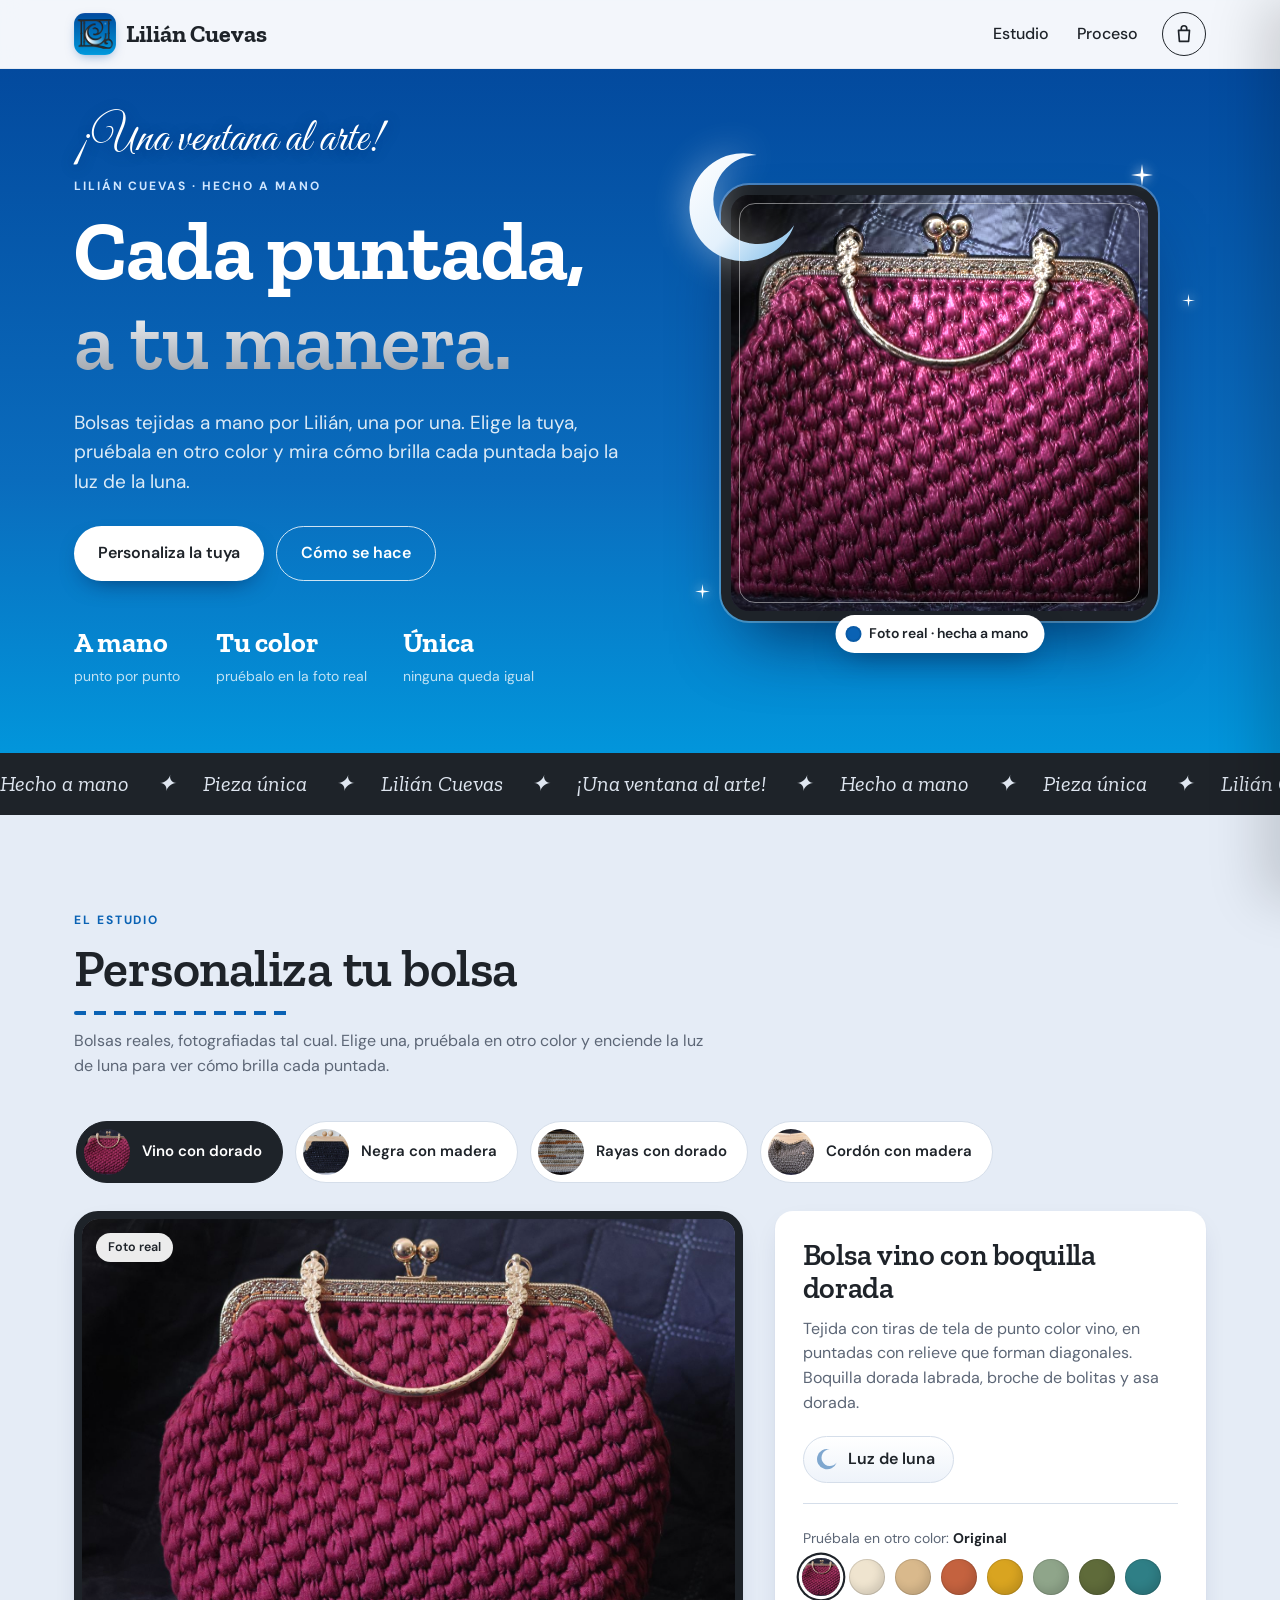
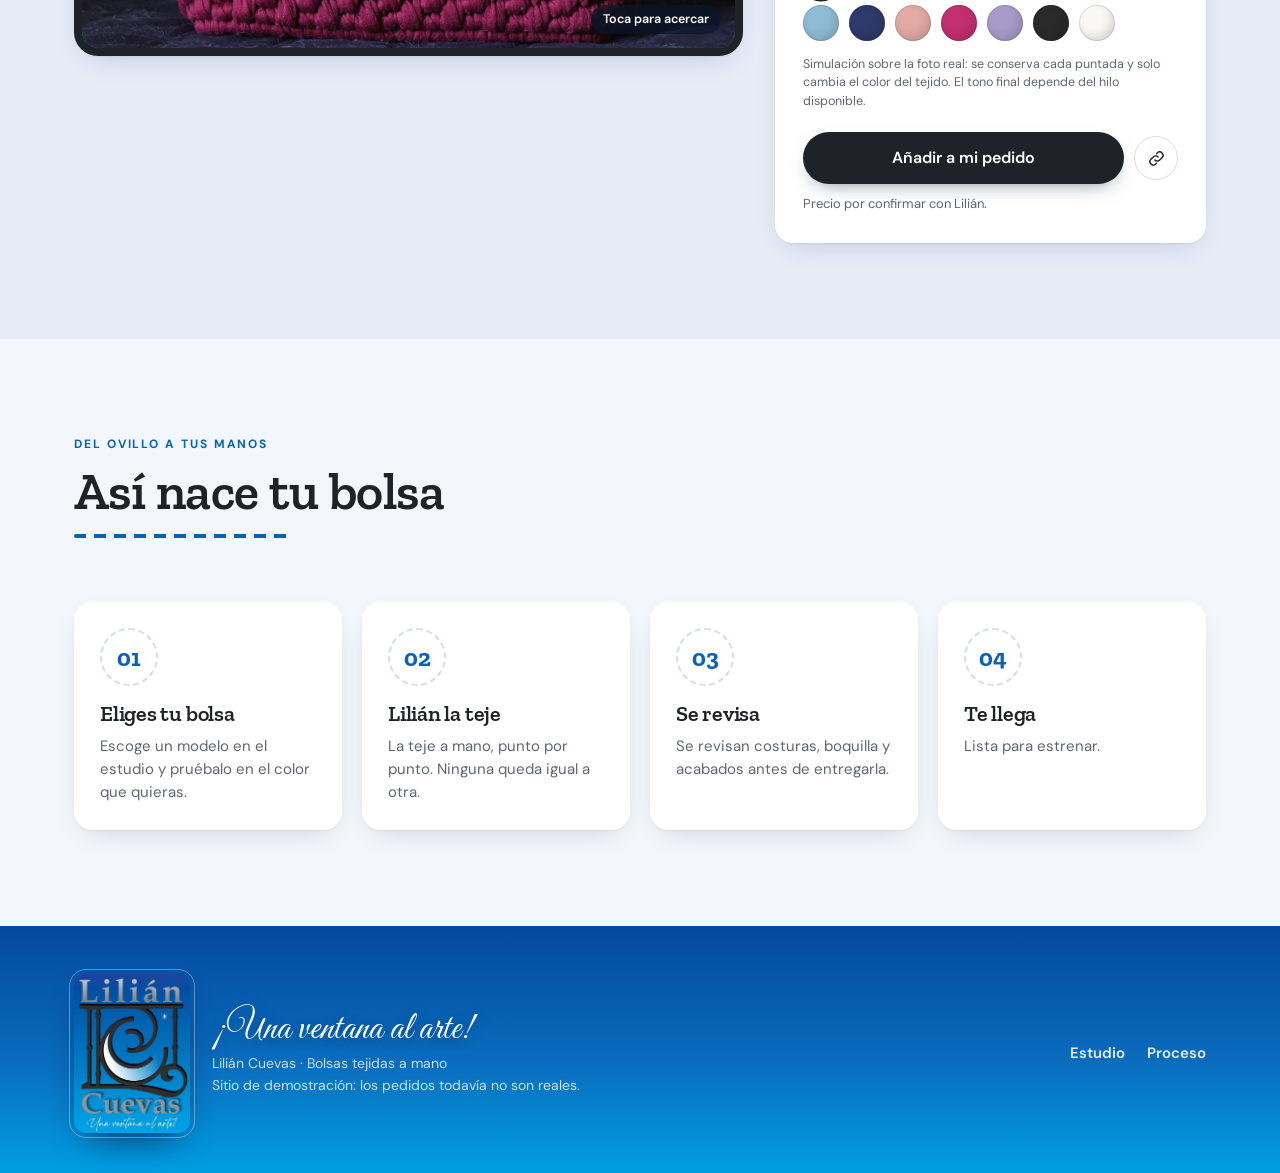
<file: index.html>
<!doctype html>
<html lang="es">
<head>
  <meta charset="utf-8">
  <meta name="viewport" content="width=device-width, initial-scale=1">
  <title>Lilián Cuevas · Bolsas tejidas a mano</title>
  <meta name="description" content="Lilián Cuevas · ¡Una ventana al arte! Bolsas tejidas a mano: mira las bolsas reales, pruébalas en otros colores y mira cómo brilla cada puntada.">
  <link rel="preconnect" href="https://fonts.googleapis.com">
  <link rel="preconnect" href="https://fonts.gstatic.com" crossorigin>
  <link href="https://fonts.googleapis.com/css2?family=Zilla+Slab:ital,wght@0,500;0,600;0,700;1,500&family=Great+Vibes&family=DM+Sans:wght@400;500;600;700&display=swap" rel="stylesheet">
  <link rel="stylesheet" href="styles.css">
  <link rel="manifest" href="manifest.webmanifest">
  <meta name="theme-color" content="#f3f6fb">
  <link rel="icon" href="icons/icon-192.png" type="image/png">
  <link rel="apple-touch-icon" href="icons/apple-touch-icon.png">
  <meta name="apple-mobile-web-app-capable" content="yes">
  <meta name="apple-mobile-web-app-title" content="Lilián Cuevas">
</head>
<body>
  <header class="nav">
    <div class="wrap nav-in">
      <a href="#" class="logo" aria-label="Lilián Cuevas, inicio">
        <img src="icons/mark-96.png" alt="" width="42" height="42">
        <span>Lilián Cuevas</span>
      </a>
      <nav class="links">
        <a href="#estudio">Estudio</a>
        <a href="#proceso">Proceso</a>
      </nav>
      <button class="btn btn-ghost btn-sm install-btn" id="installBtn" hidden>📲 Instalar<span class="long">&nbsp;app</span></button>
      <button class="cart-btn" id="cartOpen" aria-label="Abrir tu pedido">
        <svg viewBox="0 0 24 24" aria-hidden="true"><path d="M6 8h12l-1 12H7L6 8Z" fill="none" stroke="currentColor" stroke-width="1.8" stroke-linejoin="round"/><path d="M9 8V6a3 3 0 0 1 6 0v2" fill="none" stroke="currentColor" stroke-width="1.8"/></svg>
        <span class="cart-count" id="cartCount">0</span>
      </button>
    </div>
  </header>

  <main>
    <!-- PORTADA -->
    <section class="hero">
      <div class="wrap hero-in">
        <div class="hero-copy">
          <p class="tagline">¡Una ventana al arte!</p>
          <p class="eyebrow">Lilián Cuevas · Hecho a mano</p>
          <h1>Cada puntada,<br><em>a tu manera.</em></h1>
          <p class="lead">Bolsas tejidas a mano por Lilián, una por una. Elige la tuya, pruébala en otro color y mira cómo brilla cada puntada bajo la luz de la luna.</p>
          <div class="hero-cta">
            <a href="#estudio" class="btn btn-primary">Personaliza la tuya</a>
            <a href="#proceso" class="btn btn-ghost">Cómo se hace</a>
          </div>
          <ul class="hero-facts">
            <li><strong>A mano</strong><span>punto por punto</span></li>
            <li><strong>Tu color</strong><span>pruébalo en la foto real</span></li>
            <li><strong>Única</strong><span>ninguna queda igual</span></li>
          </ul>
        </div>
        <div class="hero-visual">
          <svg class="moon" viewBox="0 0 100 100" aria-hidden="true"><defs><linearGradient id="moonG" x1="0" y1="0" x2="1" y2="1"><stop offset="0" stop-color="#fff"/><stop offset=".55" stop-color="#e4f1fc"/><stop offset="1" stop-color="#7fbde9"/></linearGradient></defs><path d="M62 6A46 46 0 1 0 94 66 38 38 0 1 1 62 6Z" fill="url(#moonG)"/></svg>
          <span class="star" style="--s:22px;top:6%;right:10%"><svg viewBox="0 0 24 24" aria-hidden="true"><path d="M12 0l1.6 10.4L24 12l-10.4 1.6L12 24l-1.6-10.4L0 12l10.4-1.6z" fill="currentColor"/></svg></span>
          <span class="star" style="--s:13px;top:30%;right:2%;--d:-1.1s"><svg viewBox="0 0 24 24" aria-hidden="true"><path d="M12 0l1.6 10.4L24 12l-10.4 1.6L12 24l-1.6-10.4L0 12l10.4-1.6z" fill="currentColor"/></svg></span>
          <span class="star" style="--s:15px;bottom:14%;left:4%;--d:-2.2s"><svg viewBox="0 0 24 24" aria-hidden="true"><path d="M12 0l1.6 10.4L24 12l-10.4 1.6L12 24l-1.6-10.4L0 12l10.4-1.6z" fill="currentColor"/></svg></span>
          <div class="hero-photo window" id="heroPhoto">
            <img src="img/vino-1-sm.jpg" alt="Bolsa tejida color vino con boquilla dorada" class="on" width="720" height="480">
            <img src="img/negra-1-sm.jpg" alt="Bolsa tejida negra con boquilla de madera" width="720" height="480">
            <img src="img/rayas-1-sm.jpg" alt="Bolsa tejida de rayas con boquilla dorada" width="720" height="480">
            <img src="img/cordon-1-sm.jpg" alt="Bolsa tejida de cordón con boquilla de madera" width="720" height="480">
            <canvas id="heroCanvas" aria-hidden="true"></canvas>
            <span class="shutter l" aria-hidden="true"></span><span class="shutter r" aria-hidden="true"></span>
          </div>
          <p class="hero-tag"><span style="--c:#0a62b4"></span>Foto real · hecha a mano</p>
        </div>
      </div>
      <div class="marquee" aria-hidden="true">
        <div class="marquee-in">
          <span>Hecho a mano</span><span>✦</span><span>Pieza única</span><span>✦</span><span>Lilián Cuevas</span><span>✦</span><span>¡Una ventana al arte!</span><span>✦</span>
          <span>Hecho a mano</span><span>✦</span><span>Pieza única</span><span>✦</span><span>Lilián Cuevas</span><span>✦</span><span>¡Una ventana al arte!</span><span>✦</span>
        </div>
      </div>
    </section>

    <!-- ESTUDIO -->
    <section class="section estudio" id="estudio">
      <div class="wrap">
        <div class="section-head reveal">
          <p class="eyebrow">El estudio</p>
          <h2>Personaliza tu bolsa</h2>
          <span class="stitch" aria-hidden="true"></span>
          <p class="muted">Bolsas reales, fotografiadas tal cual. Elige una, pruébala en otro color y enciende la luz de luna para ver cómo brilla cada puntada.</p>
        </div>
        <div class="real-tabs reveal" id="realTabs" role="tablist" aria-label="Bolsas"></div>
        <div class="real-grid">
          <div class="real-view">
            <div class="real-frame window" id="realFrame">
              <div class="real-zoom" id="realZoom">
                <img id="realImg" alt="" width="1500" height="1000">
                <canvas id="realCanvas" width="1500" height="1000" hidden></canvas>
                <canvas id="moonCanvas" hidden aria-hidden="true"></canvas>
              </div>
              <span class="shutter l" aria-hidden="true"></span><span class="shutter r" aria-hidden="true"></span>
              <span class="real-badge" id="realBadge">Foto real</span>
              <span class="real-hint" id="realHint">Toca para acercar</span>
            </div>
            <div class="real-thumbs" id="realThumbs"></div>
          </div>
          <div class="real-info reveal">
            <h3 id="realTitle"></h3>
            <p class="muted" id="realDesc"></p>
            <button class="moon-btn" id="moonBtn" aria-pressed="false">
              <svg viewBox="0 0 100 100" aria-hidden="true"><path d="M62 6A46 46 0 1 0 94 66 38 38 0 1 1 62 6Z" fill="currentColor"/></svg>
              <span>Luz de luna</span>
            </button>
            <div class="real-colors" id="realColorBox">
              <p class="label">Pruébala en otro color: <b id="realColorName">Original</b></p>
              <div class="swatches" id="realColors"></div>
              <p class="real-note">Simulación sobre la foto real: se conserva cada puntada y solo cambia el color del tejido. El tono final depende del hilo disponible.</p>
            </div>
            <p class="real-note no-color" id="realNoColor" hidden>Esta bolsa combina varios hilos, incluido hilo metálico, así que todavía no se puede probar en otros colores. Enciende la luz de luna para verla brillar.</p>
            <div class="order-row">
              <button class="btn btn-primary" id="addOrder">Añadir a mi pedido</button>
              <button class="icon-btn" id="shareBtn" title="Copiar enlace de esta bolsa" aria-label="Copiar enlace de esta bolsa">
                <svg viewBox="0 0 24 24" aria-hidden="true"><path d="M10 14a4 4 0 0 0 6 0l3-3a4 4 0 0 0-6-6l-1 1M14 10a4 4 0 0 0-6 0l-3 3a4 4 0 0 0 6 6l1-1" fill="none" stroke="currentColor" stroke-width="1.8" stroke-linecap="round"/></svg>
              </button>
            </div>
            <p class="price-note">Precio por confirmar con Lilián.</p>
          </div>
        </div>
      </div>
    </section>

    <!-- PROCESO -->
    <section class="section" id="proceso">
      <div class="wrap">
        <div class="section-head reveal">
          <p class="eyebrow">Del ovillo a tus manos</p>
          <h2>Así nace tu bolsa</h2>
          <span class="stitch" aria-hidden="true"></span>
        </div>
        <div class="process-wrap">
          <svg class="thread" id="thread" aria-hidden="true" preserveAspectRatio="none">
            <defs><mask id="threadMask" maskUnits="userSpaceOnUse" x="-200" y="-400" width="6000" height="6000"><path class="draw" d="" fill="none" stroke="#fff" stroke-width="14" stroke-linecap="round"/></mask></defs>
            <g mask="url(#threadMask)">
              <path class="yarn" d="" fill="none"/>
              <path class="ply" d="" fill="none"/>
            </g>
          </svg>
          <ol class="process">
            <li><span class="pn">01</span><h4>Eliges tu bolsa</h4><p>Escoge un modelo en el estudio y pruébalo en el color que quieras.</p></li>
            <li><span class="pn">02</span><h4>Lilián la teje</h4><p>La teje a mano, punto por punto. Ninguna queda igual a otra.</p></li>
            <li><span class="pn">03</span><h4>Se revisa</h4><p>Se revisan costuras, boquilla y acabados antes de entregarla.</p></li>
            <li><span class="pn">04</span><h4>Te llega</h4><p>Lista para estrenar.</p></li>
          </ol>
        </div>
      </div>
    </section>
  </main>

  <footer class="footer">
    <div class="wrap footer-in">
      <div class="footer-brand">
        <img class="footer-logo" src="img/logo.jpg" alt="Logotipo de Lilián Cuevas: una ventana de fierro forjado con luna y estrella" width="480" height="658" loading="lazy">
        <div>
          <p class="tagline">¡Una ventana al arte!</p>
          <p class="muted">Lilián Cuevas · Bolsas tejidas a mano</p>
          <p class="muted">Sitio de demostración: los pedidos todavía no son reales.</p>
        </div>
      </div>
      <nav class="footer-nav" aria-label="Secciones">
        <a href="#estudio">Estudio</a><a href="#proceso">Proceso</a>
      </nav>
    </div>
  </footer>

  <!-- Pedido -->
  <div class="scrim" id="scrim"></div>
  <aside class="drawer" id="drawer" aria-label="Tu pedido">
    <div class="drawer-head">
      <h3>Tu pedido</h3>
      <button class="icon-btn" id="cartClose" aria-label="Cerrar pedido">✕</button>
    </div>
    <div class="drawer-body" id="cartItems"></div>
    <div class="drawer-foot">
      <div class="total"><span>Precio</span><strong>Por confirmar</strong></div>
      <button class="btn btn-primary btn-block" id="checkout">Enviar pedido</button>
    </div>
  </aside>

  <div class="toast" id="toast" role="status"></div>
  <div class="confetti" id="confetti" aria-hidden="true"></div>

  <script src="colores.js"></script>
  <script src="prototipo/recolor.js"></script>
  <script src="luz.js"></script>
  <script src="app.js"></script>
  <script src="estudio.js"></script>
</body>
</html>
</file>
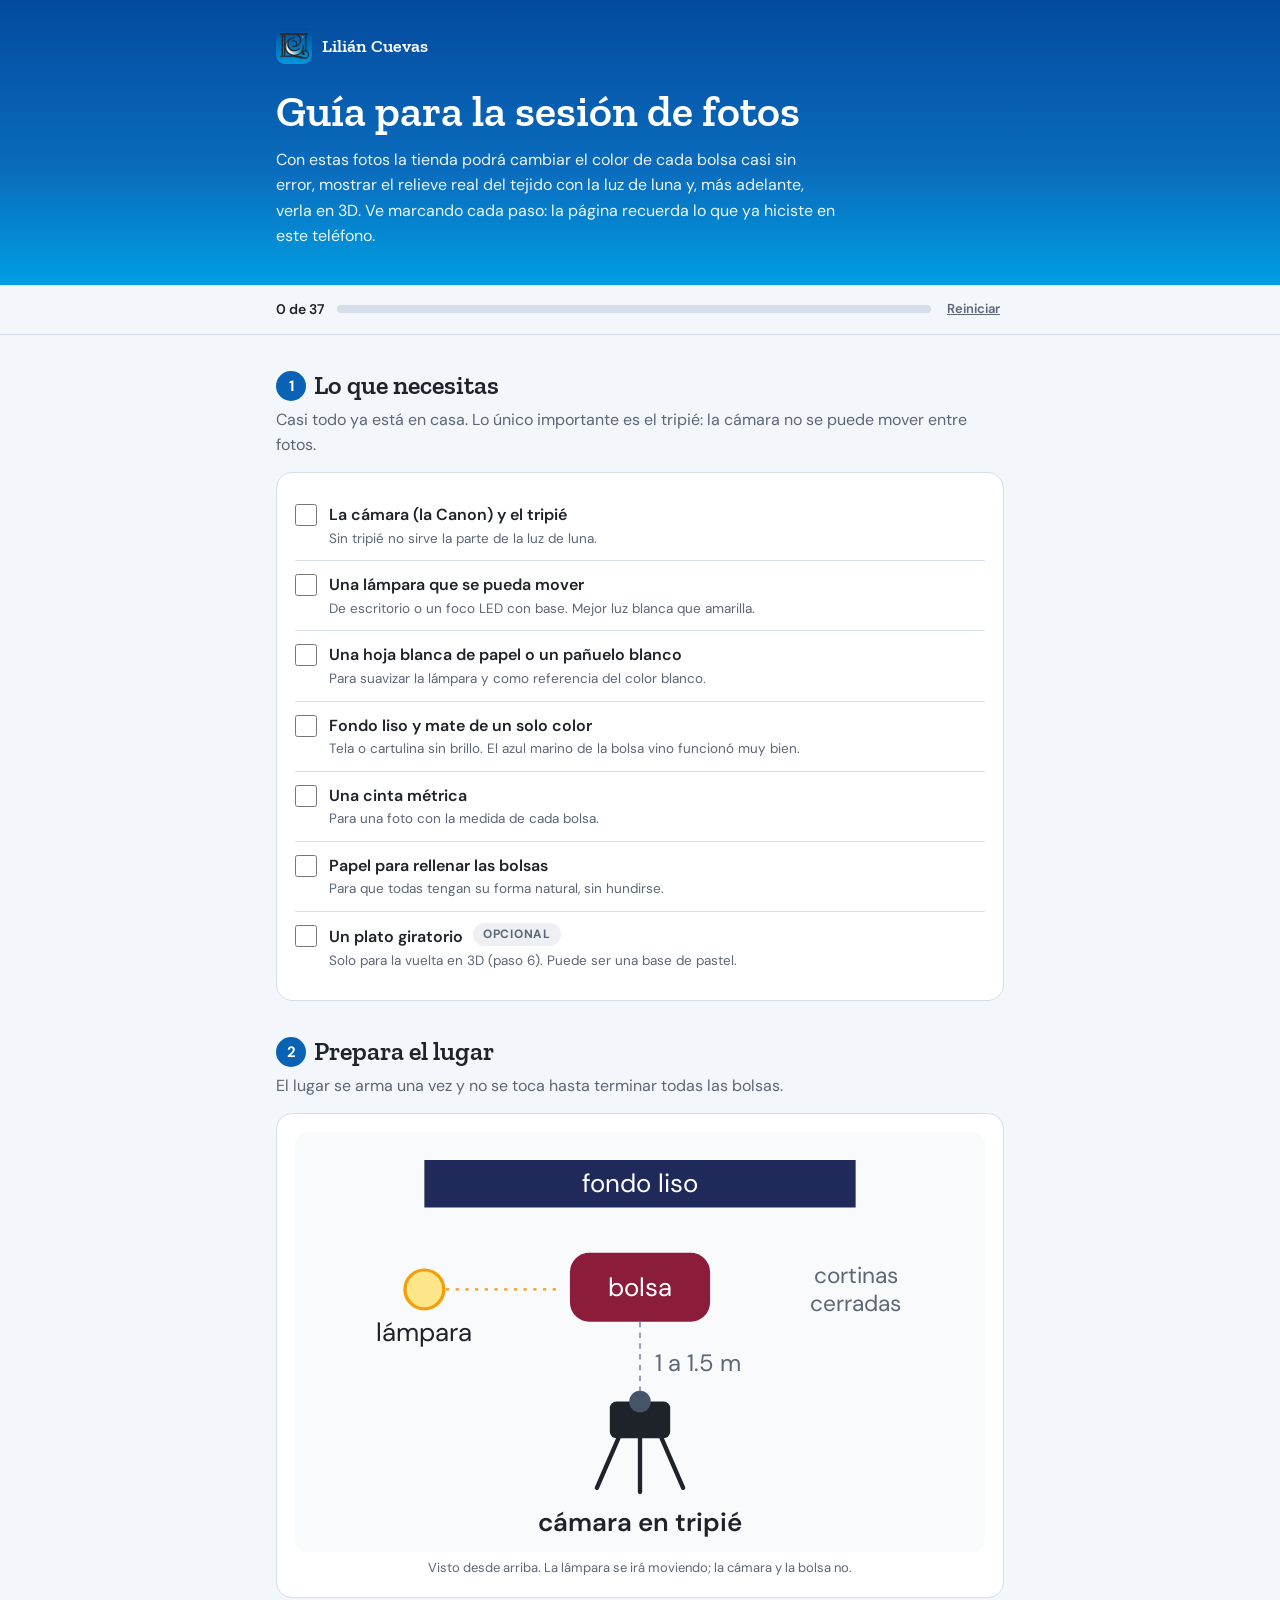
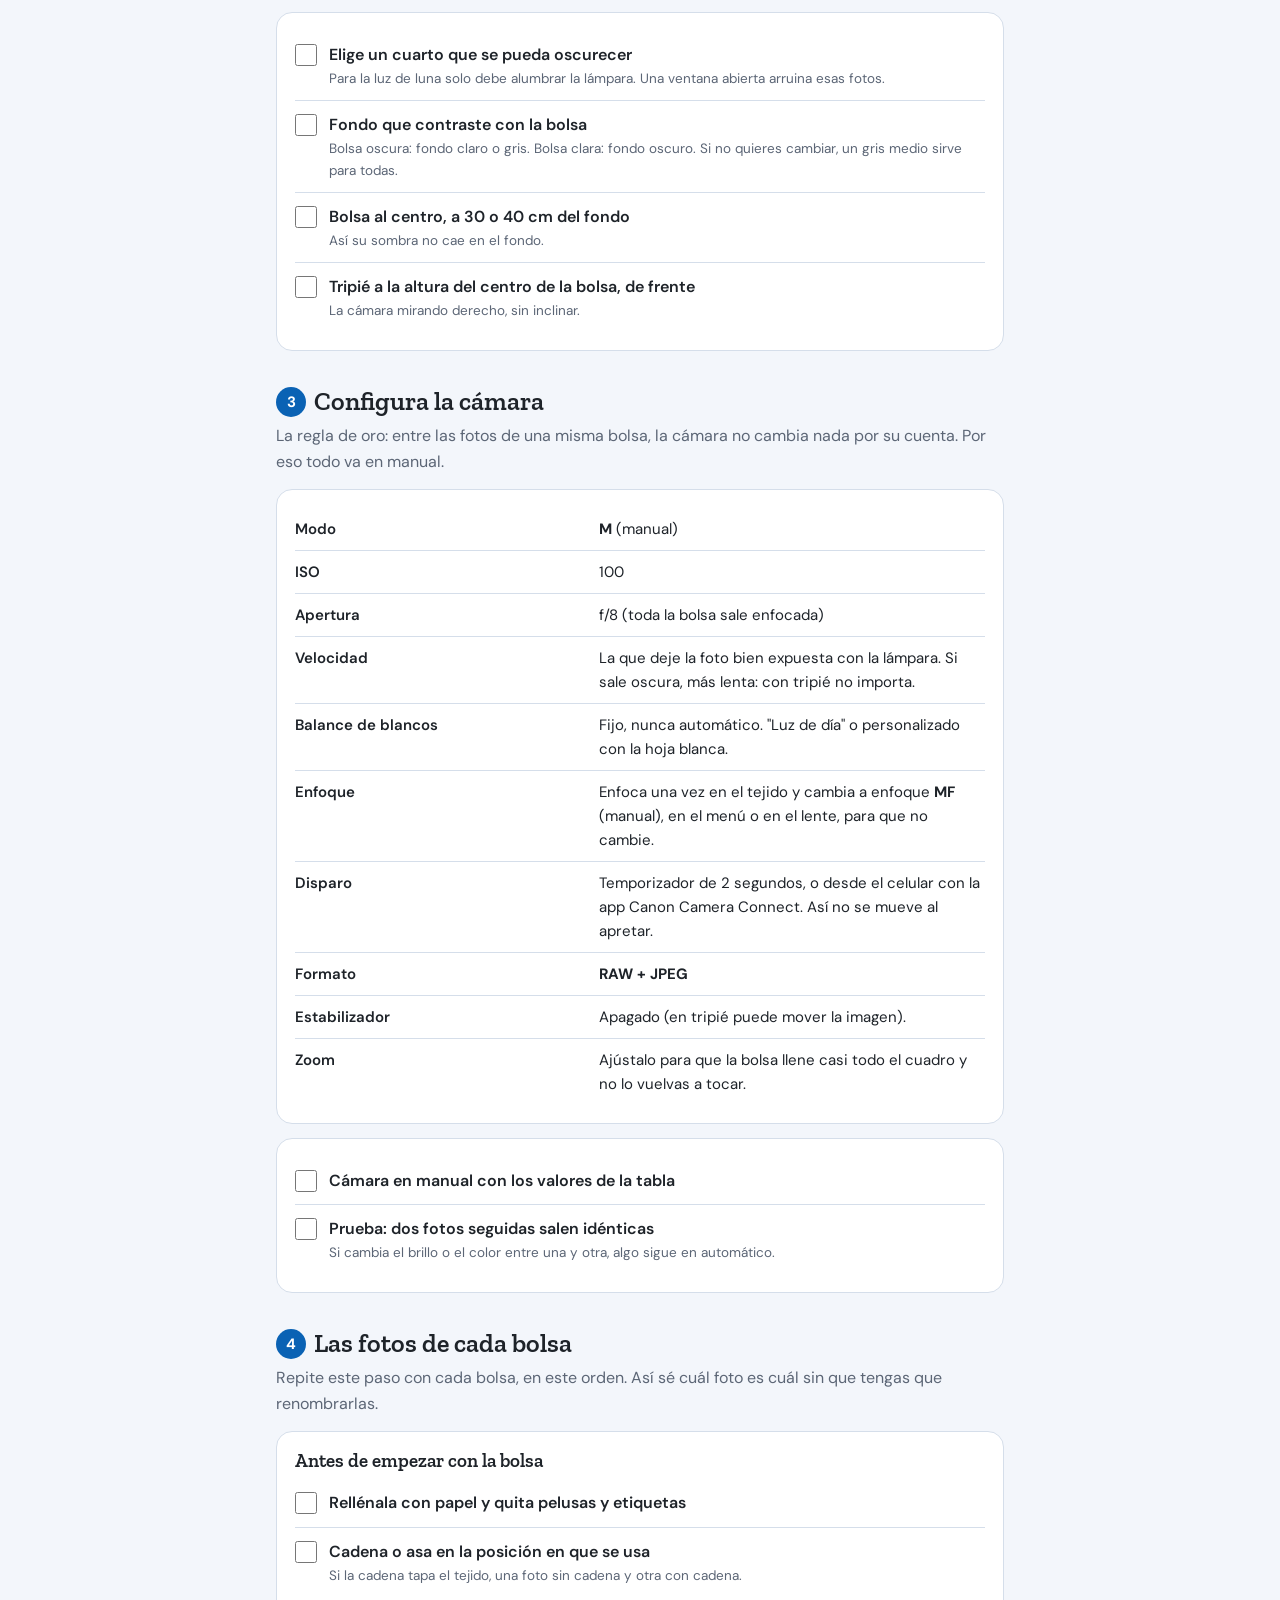
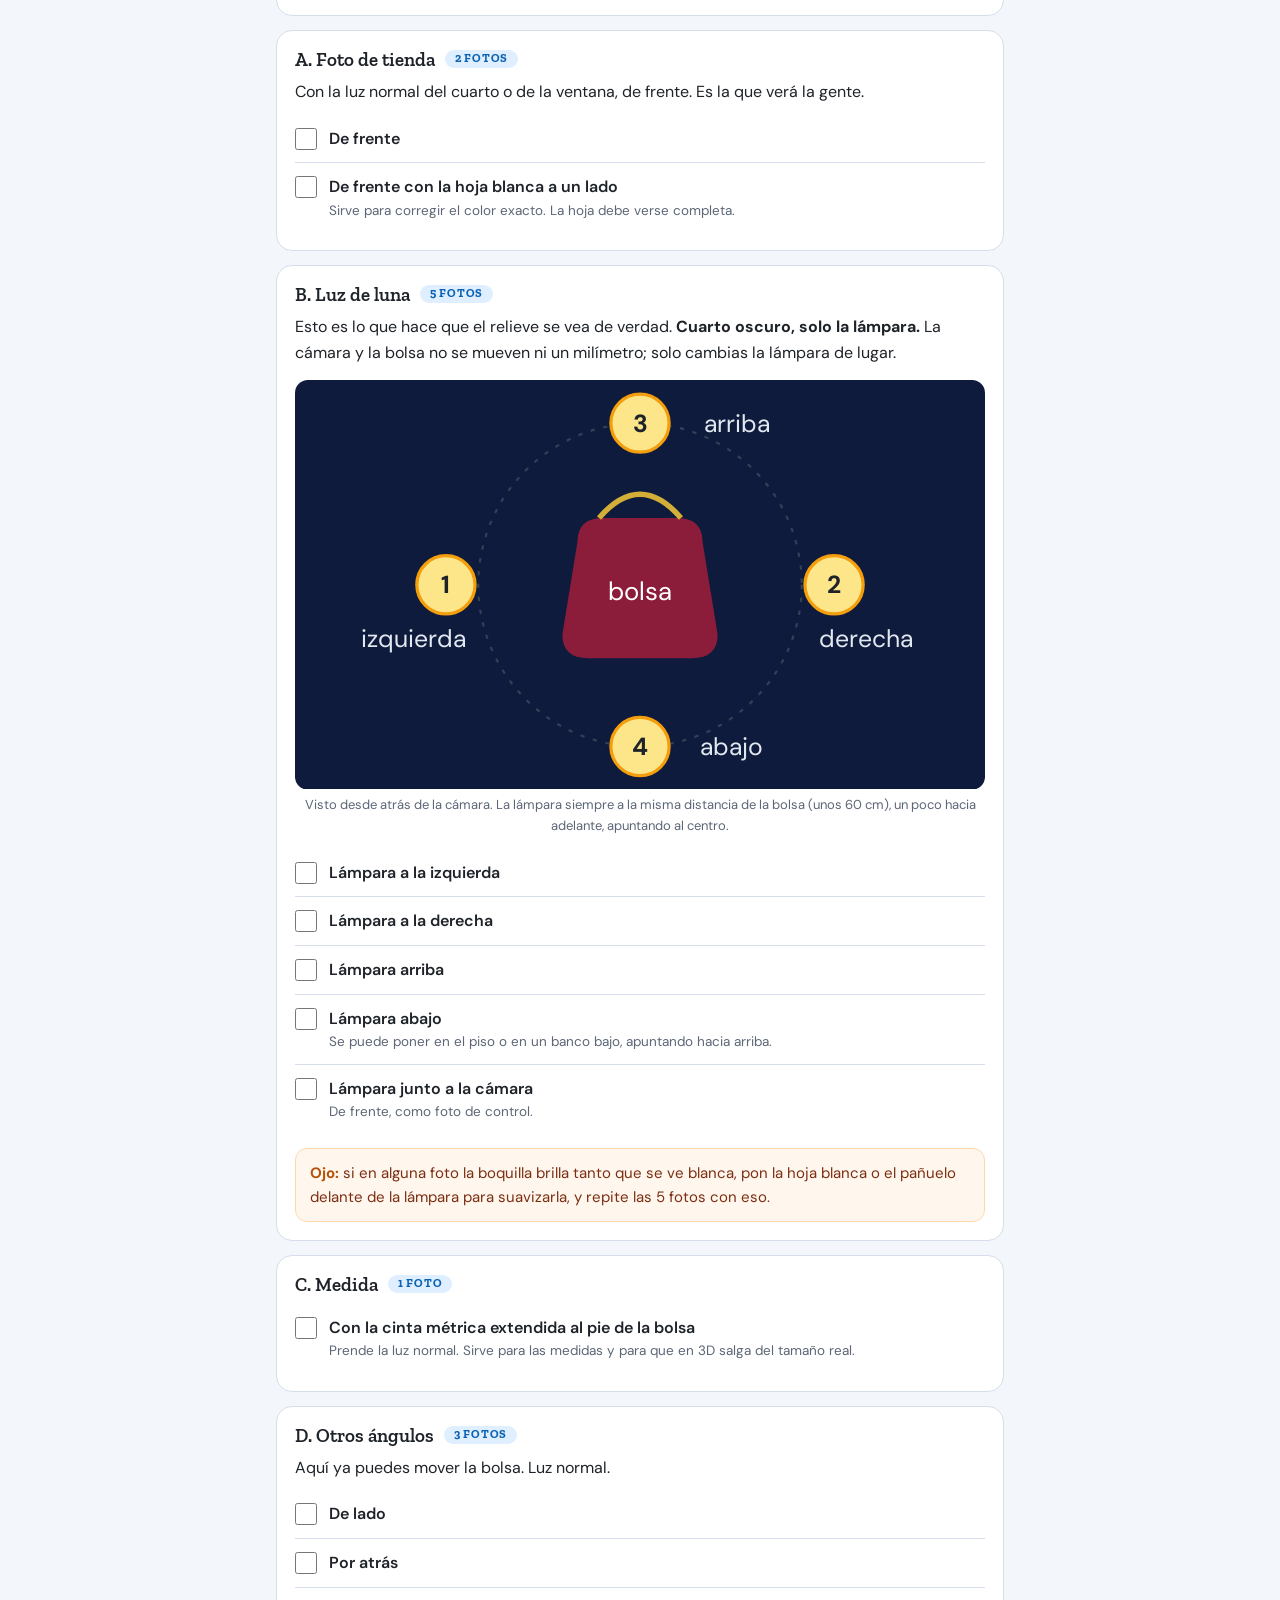
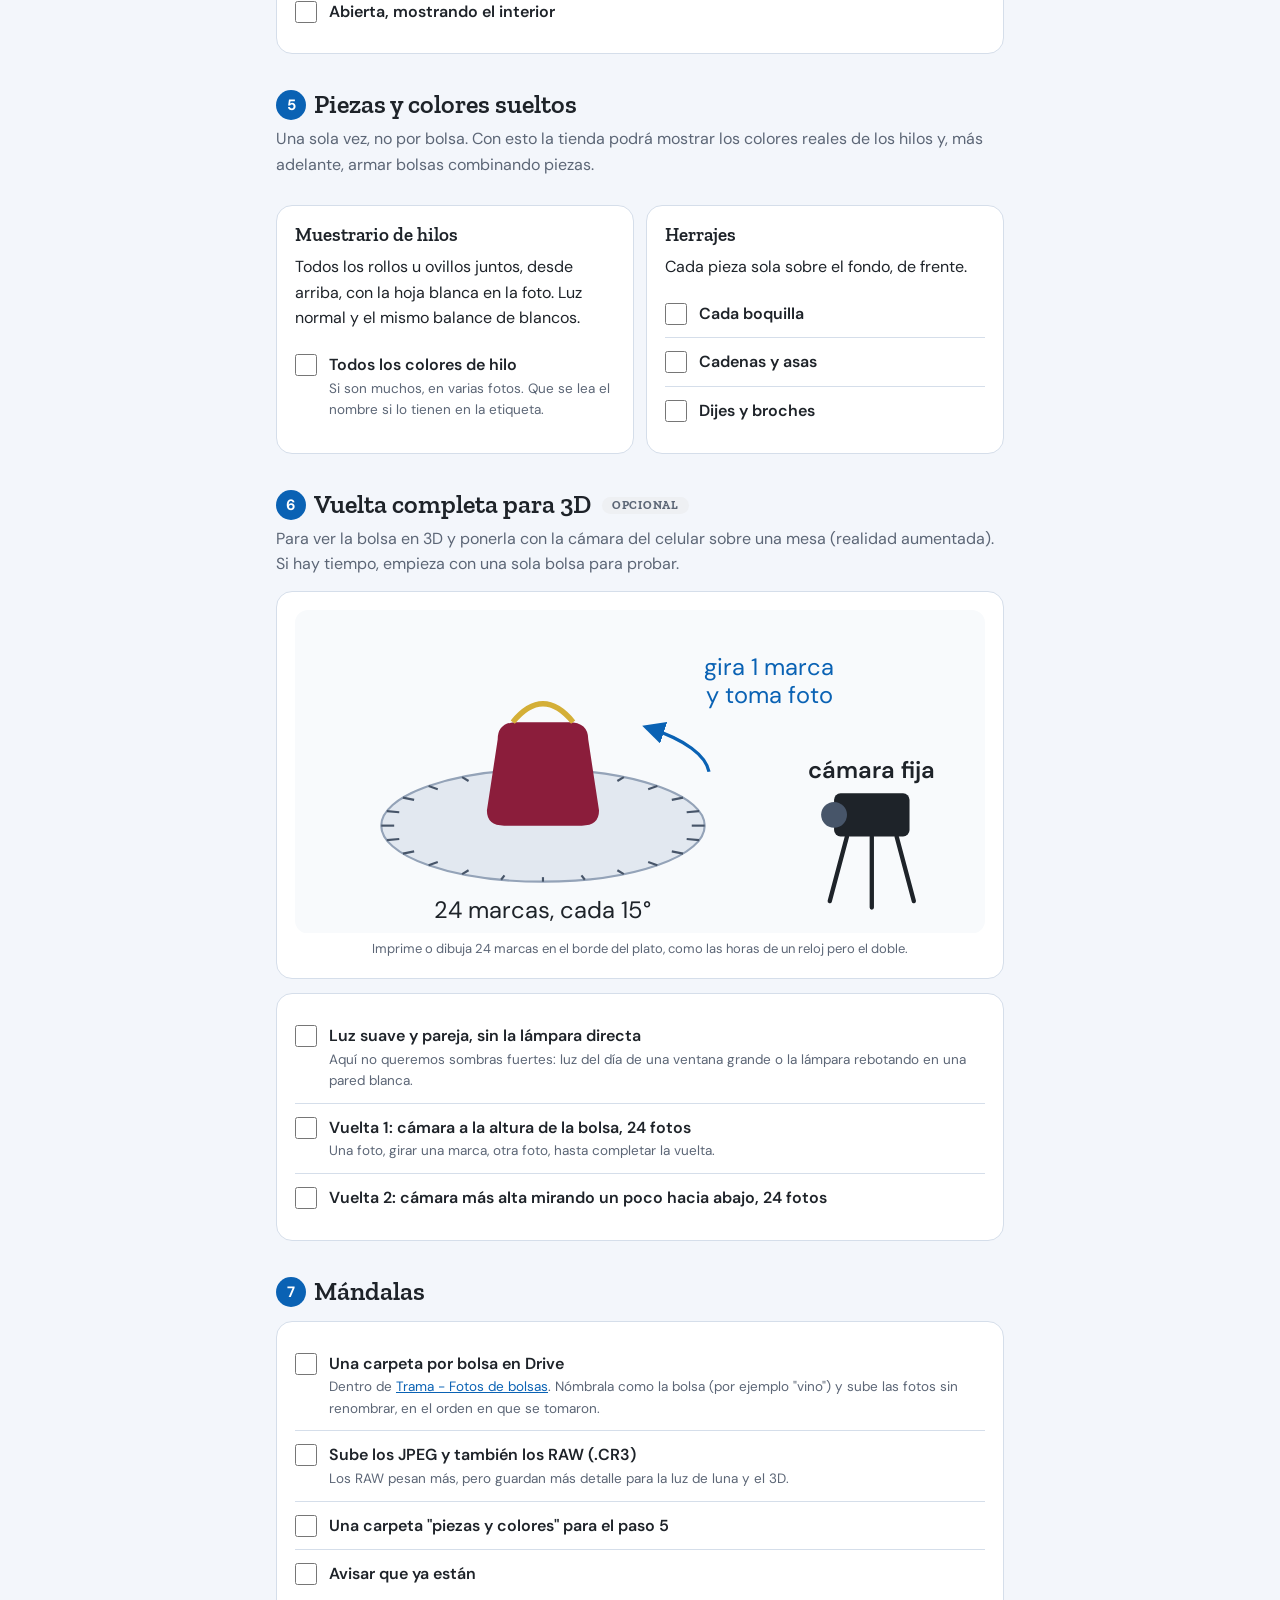
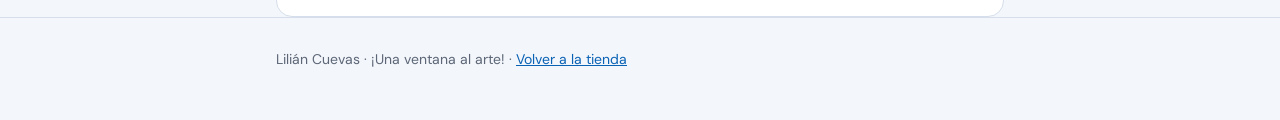
<file: guia-fotos/index.html>
<!doctype html>
<html lang="es">
<head>
  <meta charset="utf-8">
  <meta name="viewport" content="width=device-width, initial-scale=1">
  <title>Guía de fotos · Lilián Cuevas</title>
  <meta name="description" content="Cómo tomar las fotos de las bolsas de Lilián Cuevas para la tienda: cambio de color, luz de luna y vista en 3D.">
  <meta name="robots" content="noindex">
  <meta name="theme-color" content="#f3f6fb">
  <link rel="icon" href="../icons/icon-192.png" type="image/png">
  <link rel="preconnect" href="https://fonts.googleapis.com">
  <link rel="preconnect" href="https://fonts.gstatic.com" crossorigin>
  <link href="https://fonts.googleapis.com/css2?family=Zilla+Slab:wght@500;600;700&family=DM+Sans:wght@400;500;600;700&display=swap" rel="stylesheet">
  <style>
    :root {
      --bg: #f3f6fb; --card: #fff; --ink: #1e2329; --muted: #5c6676; --line: #d5deea;
      --accent: #0a62b4; --sky: #00a3e6; --ok: #138a4b; --warn: #b45309; --warn-bg: #fff7ed;
      --serif: 'Zilla Slab', Georgia, serif; --sans: 'DM Sans', system-ui, sans-serif;
    }
    * { box-sizing: border-box; }
    body { margin: 0; background: var(--bg); color: var(--ink); font: 16px/1.6 var(--sans); -webkit-font-smoothing: antialiased; }
    a { color: var(--accent); }
    svg { display: block; max-width: 100%; height: auto; }
    h1, h2, h3 { font-family: var(--serif); font-weight: 600; line-height: 1.15; margin: 0; }
    .wrap { max-width: 760px; margin: 0 auto; padding: 0 16px; }

    header { background: linear-gradient(180deg, #034a9e 0%, #0a6cbd 60%, #009fe2 100%); color: #fff; padding: 28px 0 36px; }
    .brand { display: flex; align-items: center; gap: 10px; font-family: var(--serif); font-weight: 600; font-size: 18px; text-decoration: none; color: #fff; }
    .brand img { width: 36px; height: 36px; border-radius: 9px; }
    header h1 { font-size: clamp(30px, 7vw, 44px); margin: 22px 0 10px; }
    header p { margin: 0; max-width: 560px; opacity: .92; }

    .progress { position: sticky; top: 0; z-index: 5; background: rgba(243, 246, 251, .94); backdrop-filter: blur(8px); border-bottom: 1px solid var(--line); }
    .progress .wrap { display: flex; align-items: center; gap: 12px; padding-top: 10px; padding-bottom: 10px; font-size: 14px; font-weight: 600; }
    .bar { flex: 1; height: 8px; border-radius: 99px; background: var(--line); overflow: hidden; }
    .bar i { display: block; height: 100%; width: 0; background: var(--ok); transition: width .3s; }
    #reset { border: 0; background: none; color: var(--muted); font: inherit; font-size: 13px; cursor: pointer; text-decoration: underline; padding: 4px; }

    main { padding: 8px 0 60px; }
    section { margin-top: 36px; }
    .step-n { display: inline-grid; place-items: center; width: 30px; height: 30px; border-radius: 50%; background: var(--accent); color: #fff; font: 700 15px var(--sans); margin-right: 8px; vertical-align: 3px; }
    h2 { font-size: 26px; margin-bottom: 6px; }
    .why { color: var(--muted); margin: 0 0 14px; }
    .card { background: var(--card); border: 1px solid var(--line); border-radius: 16px; padding: 18px; margin-top: 14px; }
    .card h3 { font-size: 19px; margin-bottom: 8px; }
    .card p { margin: 0 0 10px; }
    .card p:last-child { margin-bottom: 0; }
    figure { margin: 14px 0 0; }
    figcaption { font-size: 13px; color: var(--muted); margin-top: 6px; text-align: center; }

    .check { list-style: none; padding: 0; margin: 0; }
    .check li + li { border-top: 1px solid var(--line); }
    .check label { display: flex; gap: 12px; align-items: flex-start; padding: 11px 0; cursor: pointer; }
    .check input { flex: none; width: 22px; height: 22px; margin: 2px 0 0; accent-color: var(--ok); cursor: pointer; }
    .check input:checked + span { color: var(--muted); text-decoration: line-through; text-decoration-color: rgba(92, 102, 118, .5); }
    .check b { font-weight: 600; }
    .check small { display: block; color: var(--muted); font-size: 13.5px; }

    .table { width: 100%; border-collapse: collapse; font-size: 15px; }
    .table td { padding: 9px 0; border-top: 1px solid var(--line); vertical-align: top; }
    .table tr:first-child td { border-top: 0; }
    .table td:first-child { font-weight: 600; width: 44%; padding-right: 12px; }

    .warn { background: var(--warn-bg); border: 1px solid #fed7aa; border-radius: 12px; padding: 12px 14px; color: #7c2d12; font-size: 15px; margin-top: 14px; }
    .warn b { color: var(--warn); }
    .tag { display: inline-block; font-size: 12px; font-weight: 700; letter-spacing: .06em; text-transform: uppercase; border-radius: 99px; padding: 2px 10px; background: #e0efff; color: var(--accent); margin-left: 6px; vertical-align: 4px; }
    .tag.opt { background: #eef0f3; color: var(--muted); }

    .grid2 { display: grid; grid-template-columns: 1fr 1fr; gap: 12px; }
    @media (max-width: 560px) { .grid2 { grid-template-columns: 1fr; } }

    footer { color: var(--muted); font-size: 14px; padding: 30px 0 50px; border-top: 1px solid var(--line); }
    @media print {
      .progress, #reset { display: none; }
      header { background: none; color: var(--ink); padding: 0; }
      .brand { color: var(--ink); }
      section, .card { break-inside: avoid; }
    }
  </style>
</head>
<body>
<header>
  <div class="wrap">
    <a class="brand" href="../"><img src="../icons/mark-96.png" alt="">Lilián Cuevas</a>
    <h1>Guía para la sesión de fotos</h1>
    <p>Con estas fotos la tienda podrá cambiar el color de cada bolsa casi sin error, mostrar el relieve real del tejido con la luz de luna y, más adelante, verla en 3D. Ve marcando cada paso: la página recuerda lo que ya hiciste en este teléfono.</p>
  </div>
</header>

<div class="progress" aria-live="polite">
  <div class="wrap">
    <span id="count">0 de 0</span>
    <div class="bar"><i id="fill"></i></div>
    <button id="reset" type="button">Reiniciar</button>
  </div>
</div>

<main class="wrap">

  <section>
    <h2><span class="step-n">1</span>Lo que necesitas</h2>
    <p class="why">Casi todo ya está en casa. Lo único importante es el tripié: la cámara no se puede mover entre fotos.</p>
    <div class="card">
      <ul class="check">
        <li><label><input type="checkbox"><span><b>La cámara (la Canon) y el tripié</b><small>Sin tripié no sirve la parte de la luz de luna.</small></span></label></li>
        <li><label><input type="checkbox"><span><b>Una lámpara que se pueda mover</b><small>De escritorio o un foco LED con base. Mejor luz blanca que amarilla.</small></span></label></li>
        <li><label><input type="checkbox"><span><b>Una hoja blanca de papel o un pañuelo blanco</b><small>Para suavizar la lámpara y como referencia del color blanco.</small></span></label></li>
        <li><label><input type="checkbox"><span><b>Fondo liso y mate de un solo color</b><small>Tela o cartulina sin brillo. El azul marino de la bolsa vino funcionó muy bien.</small></span></label></li>
        <li><label><input type="checkbox"><span><b>Una cinta métrica</b><small>Para una foto con la medida de cada bolsa.</small></span></label></li>
        <li><label><input type="checkbox"><span><b>Papel para rellenar las bolsas</b><small>Para que todas tengan su forma natural, sin hundirse.</small></span></label></li>
        <li><label><input type="checkbox"><span><b>Un plato giratorio</b> <span class="tag opt">opcional</span><small>Solo para la vuelta en 3D (paso 6). Puede ser una base de pastel.</small></span></label></li>
      </ul>
    </div>
  </section>

  <section>
    <h2><span class="step-n">2</span>Prepara el lugar</h2>
    <p class="why">El lugar se arma una vez y no se toca hasta terminar todas las bolsas.</p>
    <figure class="card">
      <svg viewBox="0 0 640 390" role="img" aria-label="Vista desde arriba: fondo atrás, la bolsa en el centro, la cámara en el tripié al frente y la lámpara a un lado">
        <rect x="0" y="0" width="640" height="390" rx="12" fill="#f8fafc"/>
        <path d="M120 26 H520 V70 H120 Z" fill="#1f2a5a"/>
        <text x="320" y="56" fill="#fff" font-size="24" text-anchor="middle" font-family="DM Sans">fondo liso</text>
        <rect x="255" y="112" width="130" height="64" rx="18" fill="#8b1d3b"/>
        <text x="320" y="152" fill="#fff" font-size="24" text-anchor="middle" font-family="DM Sans">bolsa</text>
        <path d="M320 176 V250" stroke="#94a3b8" stroke-width="2" stroke-dasharray="5 5"/>
        <text x="334" y="222" fill="#5c6676" font-size="22" font-family="DM Sans">1 a 1.5 m</text>
        <rect x="292" y="250" width="56" height="34" rx="6" fill="#1e2329"/>
        <circle cx="320" cy="250" r="10" fill="#475569"/>
        <path d="M300 284 L280 330 M320 284 V334 M340 284 L360 330" stroke="#1e2329" stroke-width="4" stroke-linecap="round"/>
        <text x="320" y="370" fill="#1e2329" font-size="24" text-anchor="middle" font-family="DM Sans" font-weight="600">cámara en tripié</text>
        <circle cx="120" cy="146" r="18" fill="#fde68a" stroke="#f59e0b" stroke-width="3"/>
        <path d="M140 146 L248 146" stroke="#f59e0b" stroke-width="2" stroke-dasharray="3 6"/>
        <text x="120" y="194" fill="#1e2329" font-size="24" text-anchor="middle" font-family="DM Sans">lámpara</text>
        <text x="520" y="140" fill="#5c6676" font-size="21" text-anchor="middle" font-family="DM Sans">cortinas</text>
        <text x="520" y="166" fill="#5c6676" font-size="21" text-anchor="middle" font-family="DM Sans">cerradas</text>
      </svg>
      <figcaption>Visto desde arriba. La lámpara se irá moviendo; la cámara y la bolsa no.</figcaption>
    </figure>
    <div class="card">
      <ul class="check">
        <li><label><input type="checkbox"><span><b>Elige un cuarto que se pueda oscurecer</b><small>Para la luz de luna solo debe alumbrar la lámpara. Una ventana abierta arruina esas fotos.</small></span></label></li>
        <li><label><input type="checkbox"><span><b>Fondo que contraste con la bolsa</b><small>Bolsa oscura: fondo claro o gris. Bolsa clara: fondo oscuro. Si no quieres cambiar, un gris medio sirve para todas.</small></span></label></li>
        <li><label><input type="checkbox"><span><b>Bolsa al centro, a 30 o 40 cm del fondo</b><small>Así su sombra no cae en el fondo.</small></span></label></li>
        <li><label><input type="checkbox"><span><b>Tripié a la altura del centro de la bolsa, de frente</b><small>La cámara mirando derecho, sin inclinar.</small></span></label></li>
      </ul>
    </div>
  </section>

  <section>
    <h2><span class="step-n">3</span>Configura la cámara</h2>
    <p class="why">La regla de oro: entre las fotos de una misma bolsa, la cámara no cambia nada por su cuenta. Por eso todo va en manual.</p>
    <div class="card">
      <table class="table">
        <tr><td>Modo</td><td><b>M</b> (manual)</td></tr>
        <tr><td>ISO</td><td>100</td></tr>
        <tr><td>Apertura</td><td>f/8 (toda la bolsa sale enfocada)</td></tr>
        <tr><td>Velocidad</td><td>La que deje la foto bien expuesta con la lámpara. Si sale oscura, más lenta: con tripié no importa.</td></tr>
        <tr><td>Balance de blancos</td><td>Fijo, nunca automático. "Luz de día" o personalizado con la hoja blanca.</td></tr>
        <tr><td>Enfoque</td><td>Enfoca una vez en el tejido y cambia a enfoque <b>MF</b> (manual), en el menú o en el lente, para que no cambie.</td></tr>
        <tr><td>Disparo</td><td>Temporizador de 2 segundos, o desde el celular con la app Canon Camera Connect. Así no se mueve al apretar.</td></tr>
        <tr><td>Formato</td><td><b>RAW + JPEG</b></td></tr>
        <tr><td>Estabilizador</td><td>Apagado (en tripié puede mover la imagen).</td></tr>
        <tr><td>Zoom</td><td>Ajústalo para que la bolsa llene casi todo el cuadro y no lo vuelvas a tocar.</td></tr>
      </table>
    </div>
    <div class="card">
      <ul class="check">
        <li><label><input type="checkbox"><span><b>Cámara en manual con los valores de la tabla</b></span></label></li>
        <li><label><input type="checkbox"><span><b>Prueba: dos fotos seguidas salen idénticas</b><small>Si cambia el brillo o el color entre una y otra, algo sigue en automático.</small></span></label></li>
      </ul>
    </div>
  </section>

  <section>
    <h2><span class="step-n">4</span>Las fotos de cada bolsa</h2>
    <p class="why">Repite este paso con cada bolsa, en este orden. Así sé cuál foto es cuál sin que tengas que renombrarlas.</p>

    <div class="card">
      <h3>Antes de empezar con la bolsa</h3>
      <ul class="check">
        <li><label><input type="checkbox"><span><b>Rellénala con papel y quita pelusas y etiquetas</b></span></label></li>
        <li><label><input type="checkbox"><span><b>Cadena o asa en la posición en que se usa</b><small>Si la cadena tapa el tejido, una foto sin cadena y otra con cadena.</small></span></label></li>
      </ul>
    </div>

    <div class="card">
      <h3>A. Foto de tienda <span class="tag">2 fotos</span></h3>
      <p>Con la luz normal del cuarto o de la ventana, de frente. Es la que verá la gente.</p>
      <ul class="check">
        <li><label><input type="checkbox"><span><b>De frente</b></span></label></li>
        <li><label><input type="checkbox"><span><b>De frente con la hoja blanca a un lado</b><small>Sirve para corregir el color exacto. La hoja debe verse completa.</small></span></label></li>
      </ul>
    </div>

    <div class="card">
      <h3>B. Luz de luna <span class="tag">5 fotos</span></h3>
      <p>Esto es lo que hace que el relieve se vea de verdad. <b>Cuarto oscuro, solo la lámpara.</b> La cámara y la bolsa no se mueven ni un milímetro; solo cambias la lámpara de lugar.</p>
      <figure>
        <svg viewBox="0 0 640 380" role="img" aria-label="Vista desde la cámara: la bolsa al centro y la lámpara en cuatro posiciones, izquierda, derecha, arriba y abajo">
          <rect x="0" y="0" width="640" height="380" rx="12" fill="#0f1b3d"/>
          <circle cx="320" cy="190" r="150" fill="none" stroke="#334155" stroke-width="2" stroke-dasharray="4 8"/>
          <path d="M262 150 Q262 128 286 128 H354 Q378 128 378 150 L392 236 Q392 258 368 258 H272 Q248 258 248 236 Z" fill="#8b1d3b"/>
          <path d="M282 128 Q320 84 358 128" fill="none" stroke="#d4af37" stroke-width="5"/>
          <text x="320" y="204" fill="#fff" font-size="24" text-anchor="middle" font-family="DM Sans">bolsa</text>
          <g font-family="DM Sans" font-size="23" text-anchor="middle">
            <circle cx="140" cy="190" r="27" fill="#fde68a" stroke="#f59e0b" stroke-width="3"/><text x="140" y="198" fill="#1e2329" font-weight="700">1</text><text x="110" y="248" fill="#e2e8f0">izquierda</text>
            <circle cx="500" cy="190" r="27" fill="#fde68a" stroke="#f59e0b" stroke-width="3"/><text x="500" y="198" fill="#1e2329" font-weight="700">2</text><text x="530" y="248" fill="#e2e8f0">derecha</text>
            <circle cx="320" cy="40" r="27" fill="#fde68a" stroke="#f59e0b" stroke-width="3"/><text x="320" y="48" fill="#1e2329" font-weight="700">3</text><text x="410" y="48" fill="#e2e8f0">arriba</text>
            <circle cx="320" cy="340" r="27" fill="#fde68a" stroke="#f59e0b" stroke-width="3"/><text x="320" y="348" fill="#1e2329" font-weight="700">4</text><text x="405" y="348" fill="#e2e8f0">abajo</text>
          </g>
        </svg>
        <figcaption>Visto desde atrás de la cámara. La lámpara siempre a la misma distancia de la bolsa (unos 60 cm), un poco hacia adelante, apuntando al centro.</figcaption>
      </figure>
      <ul class="check" style="margin-top:12px">
        <li><label><input type="checkbox"><span><b>Lámpara a la izquierda</b></span></label></li>
        <li><label><input type="checkbox"><span><b>Lámpara a la derecha</b></span></label></li>
        <li><label><input type="checkbox"><span><b>Lámpara arriba</b></span></label></li>
        <li><label><input type="checkbox"><span><b>Lámpara abajo</b><small>Se puede poner en el piso o en un banco bajo, apuntando hacia arriba.</small></span></label></li>
        <li><label><input type="checkbox"><span><b>Lámpara junto a la cámara</b><small>De frente, como foto de control.</small></span></label></li>
      </ul>
      <div class="warn"><b>Ojo:</b> si en alguna foto la boquilla brilla tanto que se ve blanca, pon la hoja blanca o el pañuelo delante de la lámpara para suavizarla, y repite las 5 fotos con eso.</div>
    </div>

    <div class="card">
      <h3>C. Medida <span class="tag">1 foto</span></h3>
      <ul class="check">
        <li><label><input type="checkbox"><span><b>Con la cinta métrica extendida al pie de la bolsa</b><small>Prende la luz normal. Sirve para las medidas y para que en 3D salga del tamaño real.</small></span></label></li>
      </ul>
    </div>

    <div class="card">
      <h3>D. Otros ángulos <span class="tag">3 fotos</span></h3>
      <p>Aquí ya puedes mover la bolsa. Luz normal.</p>
      <ul class="check">
        <li><label><input type="checkbox"><span><b>De lado</b></span></label></li>
        <li><label><input type="checkbox"><span><b>Por atrás</b></span></label></li>
        <li><label><input type="checkbox"><span><b>Abierta, mostrando el interior</b></span></label></li>
      </ul>
    </div>
  </section>

  <section>
    <h2><span class="step-n">5</span>Piezas y colores sueltos</h2>
    <p class="why">Una sola vez, no por bolsa. Con esto la tienda podrá mostrar los colores reales de los hilos y, más adelante, armar bolsas combinando piezas.</p>
    <div class="grid2">
      <div class="card">
        <h3>Muestrario de hilos</h3>
        <p>Todos los rollos u ovillos juntos, desde arriba, con la hoja blanca en la foto. Luz normal y el mismo balance de blancos.</p>
        <ul class="check">
          <li><label><input type="checkbox"><span><b>Todos los colores de hilo</b><small>Si son muchos, en varias fotos. Que se lea el nombre si lo tienen en la etiqueta.</small></span></label></li>
        </ul>
      </div>
      <div class="card">
        <h3>Herrajes</h3>
        <p>Cada pieza sola sobre el fondo, de frente.</p>
        <ul class="check">
          <li><label><input type="checkbox"><span><b>Cada boquilla</b></span></label></li>
          <li><label><input type="checkbox"><span><b>Cadenas y asas</b></span></label></li>
          <li><label><input type="checkbox"><span><b>Dijes y broches</b></span></label></li>
        </ul>
      </div>
    </div>
  </section>

  <section>
    <h2><span class="step-n">6</span>Vuelta completa para 3D <span class="tag opt">opcional</span></h2>
    <p class="why">Para ver la bolsa en 3D y ponerla con la cámara del celular sobre una mesa (realidad aumentada). Si hay tiempo, empieza con una sola bolsa para probar.</p>
    <figure class="card">
      <svg viewBox="0 0 640 300" role="img" aria-label="La bolsa sobre un plato giratorio con marcas cada 15 grados y la cámara fija; se toma una foto, se gira una marca y se repite 24 veces">
        <rect x="0" y="0" width="640" height="300" rx="12" fill="#f8fafc"/>
        <ellipse cx="230" cy="200" rx="150" ry="52" fill="#e2e8f0" stroke="#94a3b8" stroke-width="2"/>
        <g stroke="#475569" stroke-width="2" id="ticks"></g>
        <path d="M188 120 Q188 104 206 104 H254 Q272 104 272 120 L282 186 Q282 200 266 200 H194 Q178 200 178 186 Z" fill="#8b1d3b"/>
        <path d="M202 104 Q230 70 258 104" fill="none" stroke="#d4af37" stroke-width="5"/>
        <path d="M384 150 A170 60 0 0 0 330 110" fill="none" stroke="#0a62b4" stroke-width="3" marker-end="url(#ar)"/>
        <defs><marker id="ar" viewBox="0 0 10 10" refX="6" refY="5" markerWidth="7" markerHeight="7" orient="auto"><path d="M0 0 L10 5 L0 10 z" fill="#0a62b4"/></marker></defs>
        <rect x="500" y="170" width="70" height="40" rx="6" fill="#1e2329"/>
        <circle cx="500" cy="190" r="12" fill="#475569"/>
        <path d="M512 210 L496 270 M535 210 V276 M558 210 L574 270" stroke="#1e2329" stroke-width="4" stroke-linecap="round"/>
        <g font-family="DM Sans" font-size="22" fill="#1e2329" text-anchor="middle">
          <text x="230" y="286">24 marcas, cada 15°</text>
          <text x="535" y="156" font-weight="600">cámara fija</text>
          <text x="440" y="60" fill="#0a62b4">gira 1 marca</text>
          <text x="440" y="86" fill="#0a62b4">y toma foto</text>
        </g>
      </svg>
      <figcaption>Imprime o dibuja 24 marcas en el borde del plato, como las horas de un reloj pero el doble.</figcaption>
    </figure>
    <div class="card">
      <ul class="check">
        <li><label><input type="checkbox"><span><b>Luz suave y pareja, sin la lámpara directa</b><small>Aquí no queremos sombras fuertes: luz del día de una ventana grande o la lámpara rebotando en una pared blanca.</small></span></label></li>
        <li><label><input type="checkbox"><span><b>Vuelta 1: cámara a la altura de la bolsa, 24 fotos</b><small>Una foto, girar una marca, otra foto, hasta completar la vuelta.</small></span></label></li>
        <li><label><input type="checkbox"><span><b>Vuelta 2: cámara más alta mirando un poco hacia abajo, 24 fotos</b></span></label></li>
      </ul>
    </div>
  </section>

  <section>
    <h2><span class="step-n">7</span>Mándalas</h2>
    <div class="card">
      <ul class="check">
        <li><label><input type="checkbox"><span><b>Una carpeta por bolsa en Drive</b><small>Dentro de <a href="https://drive.google.com/drive/folders/1vumus41kZ7z1ydP05gLSnP7biMt-TNTt">Trama - Fotos de bolsas</a>. Nómbrala como la bolsa (por ejemplo "vino") y sube las fotos sin renombrar, en el orden en que se tomaron.</small></span></label></li>
        <li><label><input type="checkbox"><span><b>Sube los JPEG y también los RAW (.CR3)</b><small>Los RAW pesan más, pero guardan más detalle para la luz de luna y el 3D.</small></span></label></li>
        <li><label><input type="checkbox"><span><b>Una carpeta "piezas y colores" para el paso 5</b></span></label></li>
        <li><label><input type="checkbox"><span><b>Avisar que ya están</b></span></label></li>
      </ul>
    </div>
  </section>

</main>

<footer>
  <div class="wrap">Lilián Cuevas · ¡Una ventana al arte! · <a href="../">Volver a la tienda</a></div>
</footer>

<script>
  // Marcas del plato giratorio (24, cada 15°).
  (() => {
    const g = document.getElementById('ticks');
    for (let i = 0; i < 24; i++) {
      const a = i / 24 * Math.PI * 2, x = 230 + Math.cos(a) * 150, y = 200 + Math.sin(a) * 52;
      const l = document.createElementNS('http://www.w3.org/2000/svg', 'line');
      l.setAttribute('x1', x); l.setAttribute('y1', y);
      l.setAttribute('x2', 230 + Math.cos(a) * 138); l.setAttribute('y2', 200 + Math.sin(a) * 47.8);
      g.appendChild(l);
    }
  })();

  // Lista de pasos: se recuerda en este teléfono.
  const KEY = 'lc-guia-fotos';
  const boxes = [...document.querySelectorAll('.check input')];
  let saved = [];
  try { saved = JSON.parse(localStorage.getItem(KEY)) || []; } catch {}
  boxes.forEach((b, i) => { b.checked = !!saved[i]; });
  function update() {
    const done = boxes.filter(b => b.checked).length;
    document.getElementById('count').textContent = `${done} de ${boxes.length}`;
    document.getElementById('fill').style.width = (done / boxes.length * 100) + '%';
    try { localStorage.setItem(KEY, JSON.stringify(boxes.map(b => b.checked))); } catch {}
  }
  boxes.forEach(b => b.addEventListener('change', update));
  document.getElementById('reset').onclick = () => {
    if (!boxes.some(b => b.checked) || !confirm('¿Desmarcar todos los pasos?')) return;
    boxes.forEach(b => { b.checked = false; });
    update();
  };
  update();
</script>
</body>
</html>
</file>
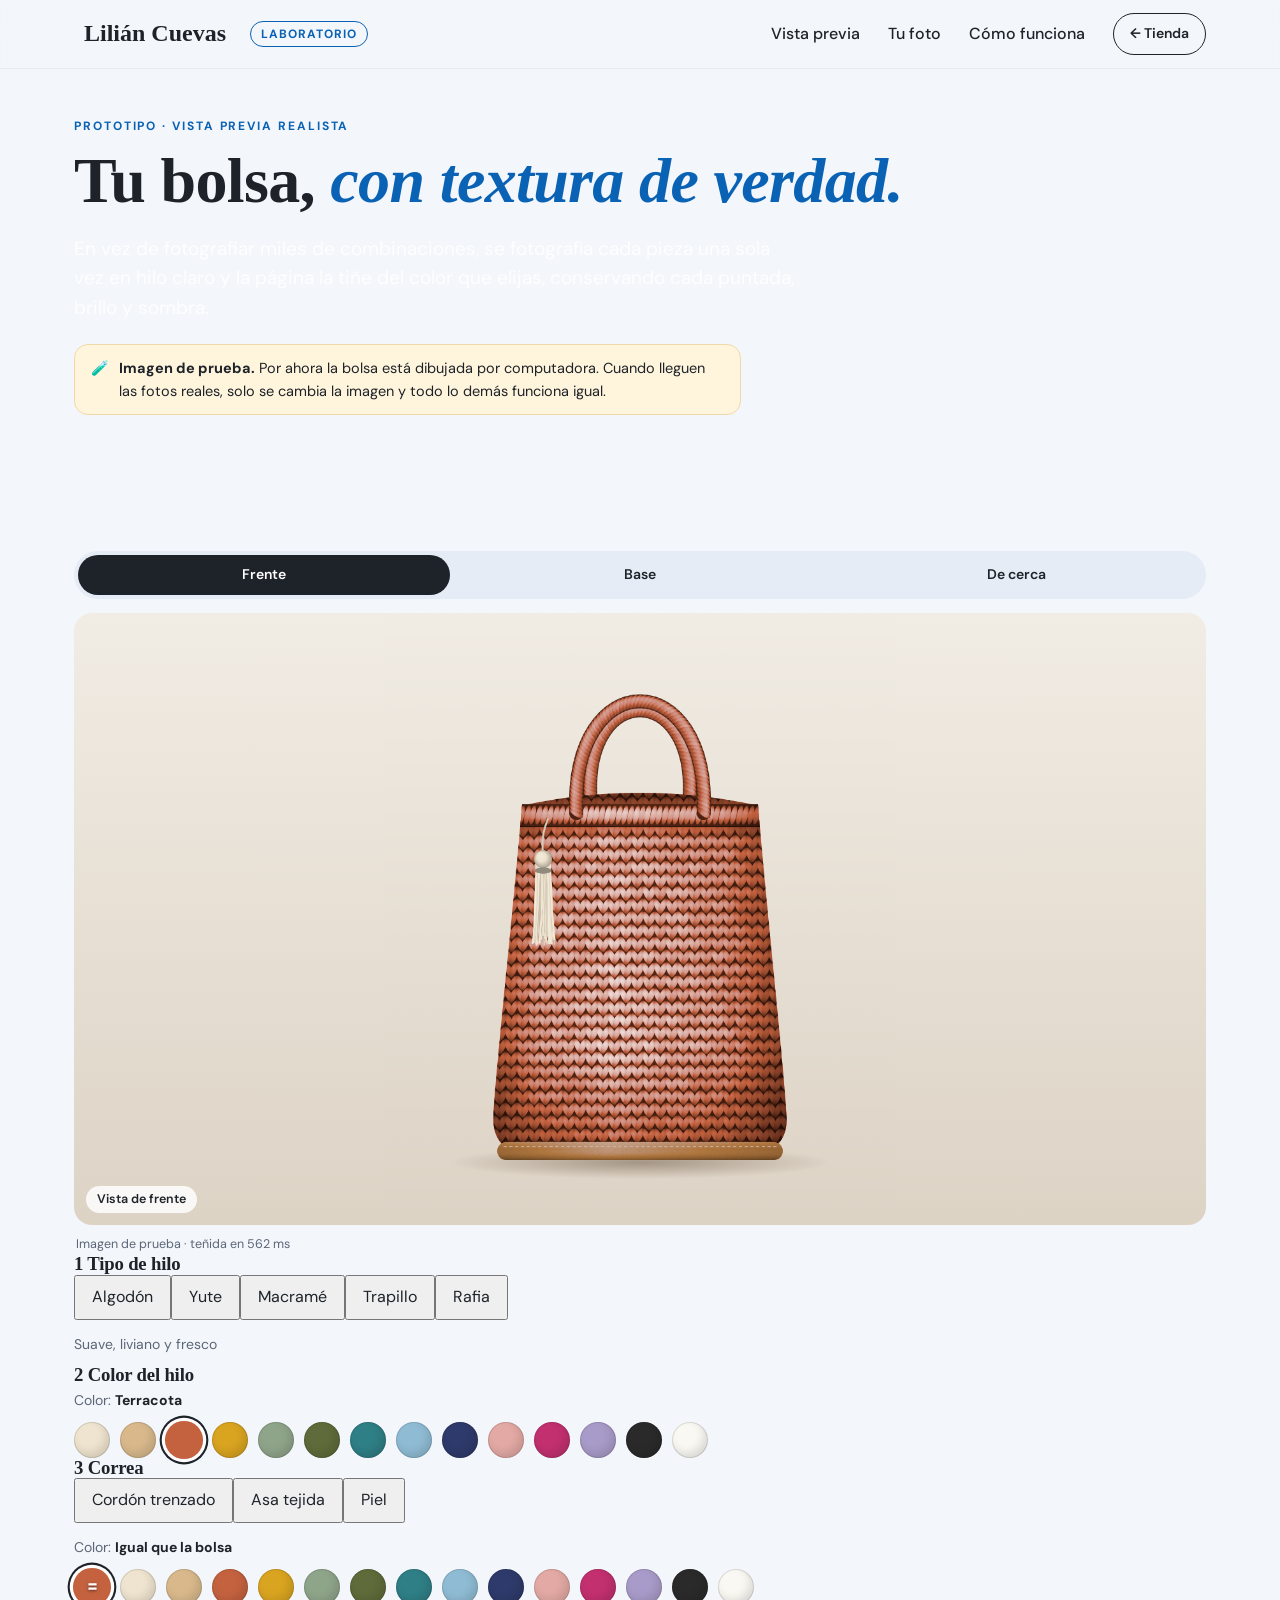
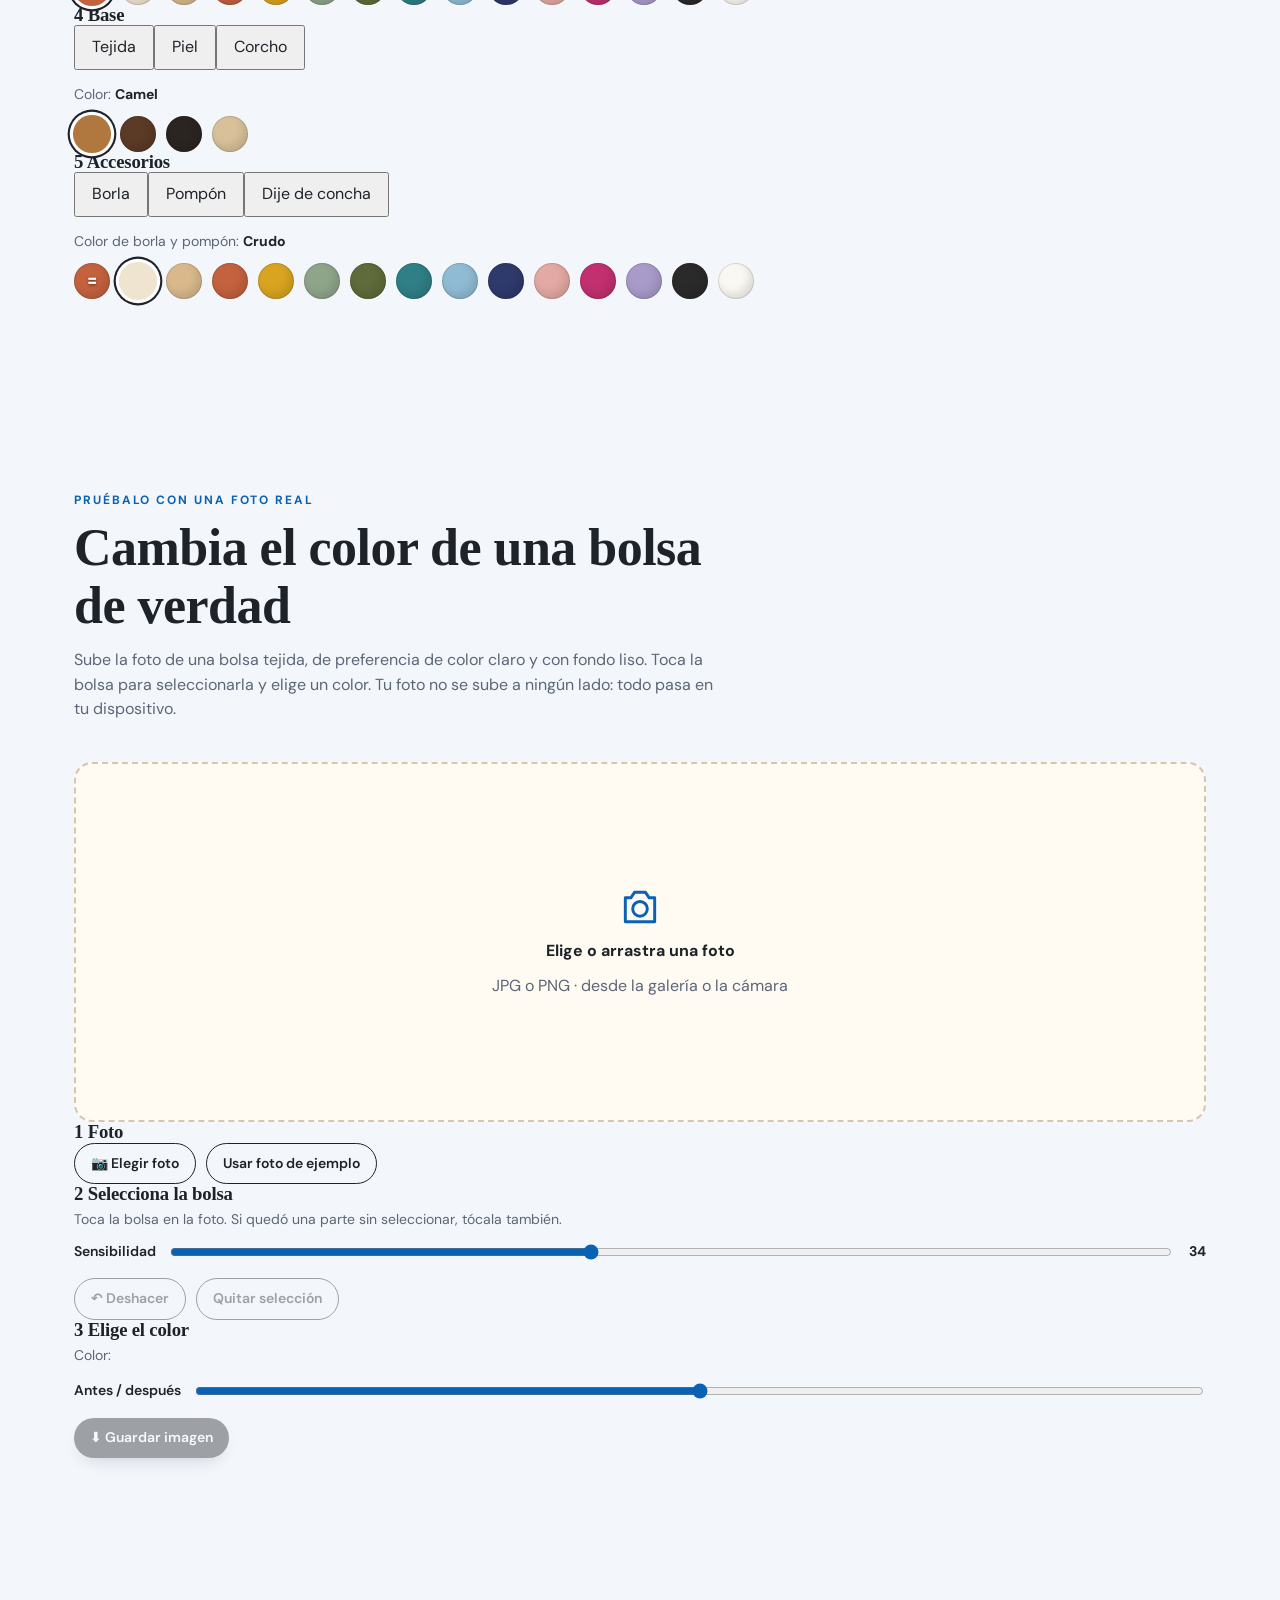
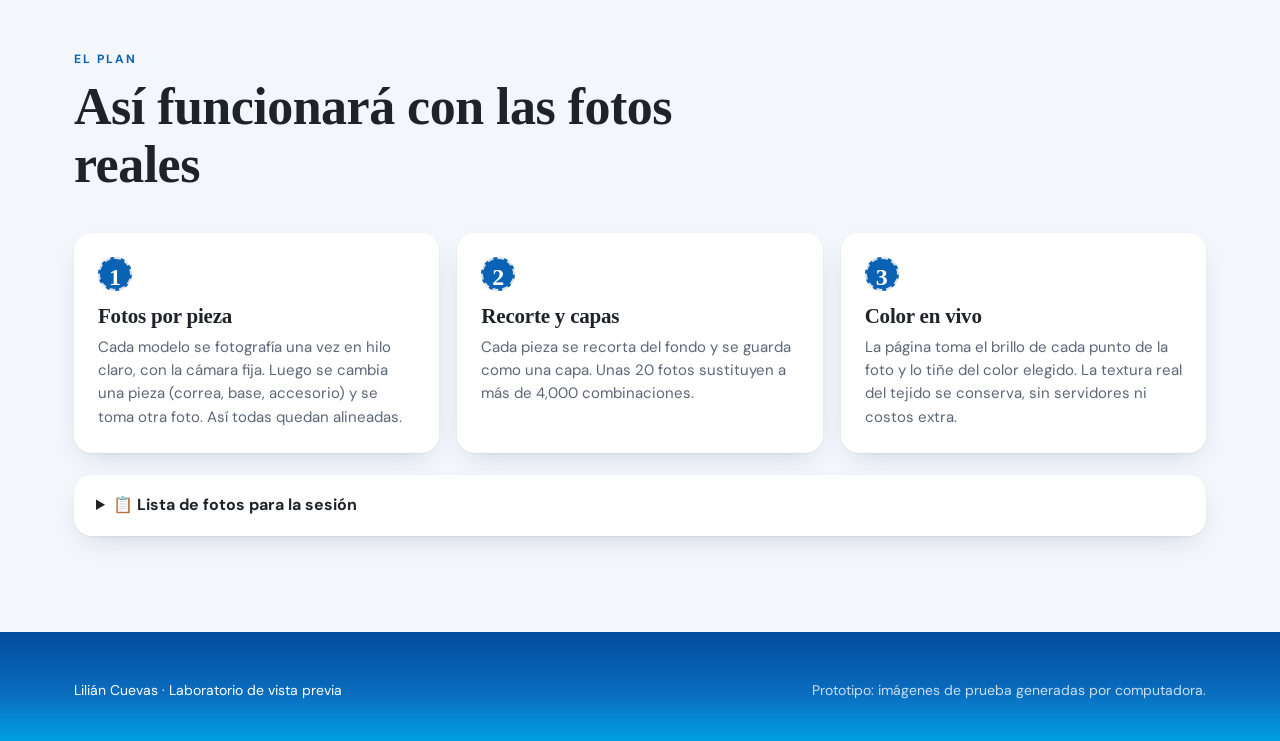
<file: prototipo/index.html>
<!doctype html>
<html lang="es">
<head>
  <meta charset="utf-8">
  <meta name="viewport" content="width=device-width, initial-scale=1">
  <title>Lilián Cuevas · Laboratorio de vista previa</title>
  <meta name="description" content="Prototipo de Lilián Cuevas: vista previa realista de bolsas tejidas recoloreando fotos reales por capas.">
  <meta name="robots" content="noindex">
  <link rel="preconnect" href="https://fonts.googleapis.com">
  <link rel="preconnect" href="https://fonts.gstatic.com" crossorigin>
  <link href="https://fonts.googleapis.com/css2?family=Fraunces:ital,opsz,wght@0,9..144,400;0,9..144,600;0,9..144,700;1,9..144,400;1,9..144,600&family=DM+Sans:wght@400;500;600;700&display=swap" rel="stylesheet">
  <link rel="stylesheet" href="../styles.css">
  <link rel="stylesheet" href="proto.css?v=5">
</head>
<body>
  <header class="nav">
    <div class="wrap nav-in">
      <a href="../" class="logo" aria-label="Lilián Cuevas, ir a la tienda">
        <svg viewBox="0 0 32 32" aria-hidden="true"><circle cx="16" cy="16" r="13" fill="none" stroke="currentColor" stroke-width="2.2"/><path d="M5 12c7 3 15 3 22 0M4 18c8 3 16 3 24 0M10 5c-3 7-3 15 0 22M16 3v26M22 5c3 7 3 15 0 22" fill="none" stroke="currentColor" stroke-width="1.6"/></svg>
        <span>Lilián Cuevas</span>
      </a>
      <span class="lab-badge">Laboratorio</span>
      <nav class="links">
        <a href="#lab">Vista previa</a>
        <a href="#foto">Tu foto</a>
        <a href="#como">Cómo funciona</a>
      </nav>
      <a class="btn btn-ghost btn-sm back" href="../">← Tienda</a>
    </div>
  </header>

  <main>
    <section class="wrap lab-hero">
      <p class="eyebrow">Prototipo · Vista previa realista</p>
      <h1>Tu bolsa, <em>con textura de verdad.</em></h1>
      <p class="lead">En vez de fotografiar miles de combinaciones, se fotografía cada pieza una sola vez en hilo claro y la página la tiñe del color que elijas, conservando cada puntada, brillo y sombra.</p>
      <p class="lab-note"><span aria-hidden="true">🧪</span><span><b>Imagen de prueba.</b> Por ahora la bolsa está dibujada por computadora. Cuando lleguen las fotos reales, solo se cambia la imagen y todo lo demás funciona igual.</span></p>
    </section>

    <!-- CONFIGURADOR -->
    <section class="section taller lab" id="lab">
      <div class="wrap config">
        <aside class="preview">
          <div class="preview-card">
            <div class="views" role="tablist" aria-label="Vista">
              <button role="tab" data-view="front" class="on">Frente</button>
              <button role="tab" data-view="bottom">Base</button>
              <button role="tab" data-view="close">De cerca</button>
            </div>
            <div class="lab-stage" id="labStage">
              <canvas id="stage" width="800" height="960" aria-label="Vista previa de la bolsa"></canvas>
              <span class="stage-tag" id="stageTag">Vista de frente</span>
              <span class="busy-tag">Tejiendo…</span>
            </div>
            <p class="perf" id="perf"></p>
          </div>
        </aside>

        <div class="steps">
          <div class="step">
            <h3><span>1</span> Tipo de hilo</h3>
            <div class="opts-chips" id="yarns"></div>
            <p class="label" id="yarnDesc"></p>
          </div>
          <div class="step">
            <h3><span>2</span> Color del hilo</h3>
            <p class="label">Color: <b id="colorName"></b></p>
            <div class="swatches" id="colors"></div>
          </div>
          <div class="step">
            <h3><span>3</span> Correa</h3>
            <div class="opts-chips" id="straps"></div>
            <p class="label">Color: <b id="strapColorName"></b></p>
            <div class="swatches" id="strapColors"></div>
          </div>
          <div class="step">
            <h3><span>4</span> Base</h3>
            <div class="opts-chips" id="bases"></div>
            <p class="label">Color: <b id="baseColorName"></b></p>
            <div class="swatches" id="baseColors"></div>
          </div>
          <div class="step">
            <h3><span>5</span> Accesorios</h3>
            <div class="opts-chips" id="accs"></div>
            <p class="label">Color de borla y pompón: <b id="accColorName"></b></p>
            <div class="swatches" id="accColors"></div>
          </div>
        </div>
      </div>
    </section>

    <!-- PRUEBA CON TU FOTO -->
    <section class="section" id="foto">
      <div class="wrap">
        <div class="section-head">
          <p class="eyebrow">Pruébalo con una foto real</p>
          <h2>Cambia el color de una bolsa de verdad</h2>
          <p class="muted">Sube la foto de una bolsa tejida, de preferencia de color claro y con fondo liso. Toca la bolsa para seleccionarla y elige un color. Tu foto no se sube a ningún lado: todo pasa en tu dispositivo.</p>
        </div>
        <div class="config try">
          <div class="preview">
            <div class="preview-card">
              <label class="drop" id="drop">
                <input type="file" accept="image/*" id="file" hidden>
                <svg viewBox="0 0 24 24" aria-hidden="true"><path d="M4 7h3l2-3h6l2 3h3v13H4z" fill="none" stroke="currentColor" stroke-width="1.6" stroke-linejoin="round"/><circle cx="12" cy="13" r="4" fill="none" stroke="currentColor" stroke-width="1.6"/></svg>
                <b>Elige o arrastra una foto</b>
                <span class="muted">JPG o PNG · desde la galería o la cámara</span>
              </label>
              <div class="cmp" id="cmp" hidden>
                <canvas id="photo"></canvas>
                <div class="split-line" id="splitLine" hidden></div>
                <span class="cmp-tag left" id="tagBefore" hidden>Antes</span>
                <span class="cmp-tag right" id="tagAfter" hidden>Después</span>
                <span class="cmp-hint" id="cmpHint">👆 Toca la bolsa para seleccionarla</span>
              </div>
            </div>
          </div>

          <div class="steps">
            <div class="step">
              <h3><span>1</span> Foto</h3>
              <div class="row-btns">
                <button class="btn btn-ghost btn-sm" id="pickPhoto">📷 Elegir foto</button>
                <button class="btn btn-ghost btn-sm" id="samplePhoto">Usar foto de ejemplo</button>
              </div>
            </div>
            <div class="step">
              <h3><span>2</span> Selecciona la bolsa</h3>
              <p class="label">Toca la bolsa en la foto. Si quedó una parte sin seleccionar, tócala también.</p>
              <label class="range-row">
                <span>Sensibilidad</span>
                <input type="range" id="tol" min="8" max="70" value="34">
                <b id="tolVal">34</b>
              </label>
              <div class="row-btns">
                <button class="btn btn-ghost btn-sm" id="undo" disabled>↶ Deshacer</button>
                <button class="btn btn-ghost btn-sm" id="clearSel" disabled>Quitar selección</button>
              </div>
            </div>
            <div class="step">
              <h3><span>3</span> Elige el color</h3>
              <p class="label">Color: <b id="photoColorName"></b></p>
              <div class="swatches" id="photoColors"></div>
              <label class="range-row">
                <span>Antes / después</span>
                <input type="range" id="split" min="0" max="100" value="50">
              </label>
              <button class="btn btn-primary btn-sm" id="savePhoto" disabled>⬇ Guardar imagen</button>
            </div>
          </div>
        </div>
      </div>
    </section>

    <!-- CÓMO FUNCIONARÁ -->
    <section class="section taller" id="como">
      <div class="wrap">
        <div class="section-head">
          <p class="eyebrow">El plan</p>
          <h2>Así funcionará con las fotos reales</h2>
        </div>
        <div class="how-grid">
          <article class="how-card"><span class="pn">1</span><h3>Fotos por pieza</h3><p>Cada modelo se fotografía una vez en hilo claro, con la cámara fija. Luego se cambia una pieza (correa, base, accesorio) y se toma otra foto. Así todas quedan alineadas.</p></article>
          <article class="how-card"><span class="pn">2</span><h3>Recorte y capas</h3><p>Cada pieza se recorta del fondo y se guarda como una capa. Unas 20 fotos sustituyen a más de 4,000 combinaciones.</p></article>
          <article class="how-card"><span class="pn">3</span><h3>Color en vivo</h3><p>La página toma el brillo de cada punto de la foto y lo tiñe del color elegido. La textura real del tejido se conserva, sin servidores ni costos extra.</p></article>
        </div>
        <details class="checklist">
          <summary>📋 Lista de fotos para la sesión</summary>
          <ul>
            <li><b>Bolsa de frente</b> en hilo crudo o blanco, sin correa ni accesorios. Tripié fijo, luz suave, fondo liso.</li>
            <li><b>Misma toma con cada correa</b> puesta, una foto por correa, sin mover la cámara.</li>
            <li><b>Misma toma con cada accesorio</b> (borla, pompón, dije…).</li>
            <li><b>Vista de la base</b>, una foto por tipo de base.</li>
            <li><b>De cerca (macro)</b> de cada tipo de hilo y puntada, de frente al tejido: una con luz pareja y otra con luz de lado.</li>
            <li>Modo manual: misma exposición y balance de blancos en todas, sin quemar los blancos. RAW si se puede.</li>
          </ul>
        </details>
      </div>
    </section>
  </main>

  <footer class="footer">
    <div class="wrap footer-in">
      <p>Lilián Cuevas · Laboratorio de vista previa</p>
      <p class="muted">Prototipo: imágenes de prueba generadas por computadora.</p>
    </div>
  </footer>

  <div class="toast" id="toast" role="status" aria-live="polite"></div>

  <script src="../bag.js"></script>
  <script src="recolor.js?v=5"></script>
  <script src="demo.js?v=5"></script>
  <script src="proto.js?v=5"></script>
</body>
</html>
</file>
<file: styles.css>
/* Colores tomados del logo de Lilián Cuevas: cielo azul de noche, fierro forjado, plata y luna. */
:root {
  --bg: #f3f6fb;
  --bg-2: #e5ecf6;
  --card: #ffffff;
  --ink: #1e2329;          /* fierro forjado */
  --muted: #5c6676;
  --line: #d5deea;
  --accent: #0a62b4;       /* azul del logo */
  --accent-2: #00a3e6;     /* cielo claro del logo */
  --silver: #9ca1a8;       /* letras plateadas */
  --night: linear-gradient(180deg, #034a9e 0%, #0a6cbd 55%, #009fe2 100%);
  --hover-line: #a6b7cf;
  --radius: 18px;
  --shadow: 0 1px 2px rgba(12, 35, 80, .06), 0 10px 30px -12px rgba(12, 35, 80, .2);
  --ease: cubic-bezier(.2, .8, .2, 1);
  --serif: 'Zilla Slab', Georgia, serif;
  --sans: 'DM Sans', system-ui, sans-serif;
  --script: 'Great Vibes', 'Brush Script MT', cursive;
}

* { box-sizing: border-box; }
html { scroll-behavior: smooth; scroll-padding-top: 76px; }
body { margin: 0; background: var(--bg); color: var(--ink); font: 16px/1.55 var(--sans); -webkit-font-smoothing: antialiased; overflow-x: hidden; }
img, svg, canvas { display: block; max-width: 100%; }
button { font: inherit; color: inherit; cursor: pointer; }
a { color: inherit; }
[hidden] { display: none !important; }
.wrap { max-width: 1180px; margin: 0 auto; padding: 0 24px; }
.muted { color: var(--muted); }
.eyebrow { text-transform: uppercase; letter-spacing: .16em; font-size: 12px; font-weight: 700; color: var(--accent); margin: 0 0 10px; }
h1, h2, h3, h4 { font-family: var(--serif); font-weight: 600; line-height: 1.1; margin: 0; letter-spacing: -.01em; }

/* Botones */
.btn { display: inline-flex; align-items: center; justify-content: center; gap: 8px; border: 0; border-radius: 999px; padding: 14px 24px; font-weight: 600; text-decoration: none; transition: transform .15s, box-shadow .2s, background .2s, color .2s; }
.btn:active { transform: scale(.97); }
.btn-primary { background: var(--ink); color: #fff; box-shadow: 0 8px 20px -10px rgba(12, 30, 60, .6); }
.btn-primary:hover { background: var(--accent); }
.btn-primary:disabled { opacity: .4; cursor: not-allowed; background: var(--ink); }
.btn-ghost { background: transparent; border: 1.5px solid var(--ink); }
.btn-ghost:hover { background: var(--ink); color: #fff; }
.btn-sm { padding: 9px 16px; font-size: 14px; }
.btn-block { width: 100%; }
.icon-btn { width: 44px; height: 44px; flex: none; border-radius: 50%; border: 1.5px solid var(--line); background: var(--card); display: grid; place-items: center; }
.icon-btn svg { width: 19px; }
.icon-btn:hover { border-color: var(--ink); }

/* Barra de arriba */
.nav { position: sticky; top: 0; z-index: 40; background: rgba(243, 246, 251, .86); backdrop-filter: blur(12px); border-bottom: 1px solid rgba(12, 35, 80, .06); }
.nav-in { display: flex; align-items: center; gap: 24px; height: 68px; }
.logo { display: flex; align-items: center; gap: 10px; text-decoration: none; font-family: var(--serif); font-size: 24px; font-weight: 700; color: var(--ink); white-space: nowrap; }
.logo img { width: 42px; height: 42px; border-radius: 11px; box-shadow: 0 4px 12px -4px rgba(3, 74, 158, .5); }
.links { margin-left: auto; display: flex; gap: 28px; }
.links a { text-decoration: none; font-weight: 500; position: relative; }
.links a::after { content: ''; position: absolute; left: 0; right: 100%; bottom: -4px; height: 2px; background: var(--accent); transition: right .25s; }
.links a:hover::after { right: 0; }
.install-btn { white-space: nowrap; }
.cart-btn { position: relative; width: 44px; height: 44px; border-radius: 50%; border: 1.5px solid var(--ink); background: transparent; display: grid; place-items: center; }
.cart-btn svg { width: 22px; }
.cart-btn.bump { animation: bump .5s; }
@keyframes bump { 30% { transform: scale(1.2) rotate(-8deg); } 60% { transform: scale(.95) rotate(4deg); } }
.cart-count { position: absolute; top: -6px; right: -6px; min-width: 20px; height: 20px; border-radius: 10px; background: var(--accent); color: #fff; font-size: 12px; font-weight: 700; display: grid; place-items: center; padding: 0 5px; transform: scale(0); transition: transform .25s; }
.cart-count.show { transform: scale(1); }

/* Portada: el cielo azul del logo, con luna y estrellas */
.hero { position: relative; overflow: hidden; background: var(--night); color: #fff; }
.hero-in { position: relative; display: grid; grid-template-columns: 1.05fr 1fr; gap: 40px; align-items: center; padding-top: 48px; padding-bottom: 64px; }
.tagline { font-family: var(--script); font-size: clamp(34px, 4vw, 46px); line-height: 1; margin: 0 0 14px; color: #fff; text-shadow: 0 2px 14px rgba(0, 30, 80, .35); }
.hero .eyebrow { color: #cfe6ff; }
.hero h1 { font-size: clamp(44px, 6.4vw, 84px); font-weight: 700; color: #fff; }
.hero h1 em { font-style: normal; font-weight: 600; background: linear-gradient(180deg, #ffffff 10%, #c3c8cf 55%, #8e949c); -webkit-background-clip: text; background-clip: text; color: transparent; }
.lead { font-size: 19px; max-width: 30em; margin: 22px 0 30px; color: rgba(255, 255, 255, .86); }
.hero-cta { display: flex; gap: 12px; flex-wrap: wrap; }
.hero .btn-primary { background: #fff; color: var(--ink); box-shadow: 0 10px 24px -12px rgba(0, 20, 60, .7); }
.hero .btn-primary:hover { background: var(--ink); color: #fff; }
.hero .btn-ghost { border-color: rgba(255, 255, 255, .8); color: #fff; }
.hero .btn-ghost:hover { background: #fff; color: var(--accent); }
.hero-facts { list-style: none; padding: 0; margin: 40px 0 0; display: flex; gap: 36px; }
.hero-facts strong { display: block; font-family: var(--serif); font-size: 28px; }
.hero-facts span { color: rgba(255, 255, 255, .75); font-size: 14px; }
.hero-visual { position: relative; aspect-ratio: 1 / 1.02; display: grid; place-items: center; }
.hero-tag { position: absolute; bottom: 4%; left: 50%; transform: translateX(-50%); background: var(--card); color: var(--ink); padding: 8px 16px 8px 10px; border-radius: 999px; box-shadow: 0 10px 30px -10px rgba(0, 20, 60, .6); font-weight: 600; font-size: 14px; display: flex; align-items: center; gap: 8px; white-space: nowrap; margin: 0; z-index: 3; }
.hero-tag span { width: 16px; height: 16px; border-radius: 50%; background: var(--c); box-shadow: inset 0 0 0 2px rgba(0,0,0,.08); }
.moon { position: absolute; width: 22%; top: 3%; left: 2%; z-index: 3; filter: drop-shadow(0 0 18px rgba(255, 255, 255, .45)); animation: float 7s ease-in-out infinite; }
.star { position: absolute; z-index: 3; width: var(--s, 18px); color: #fff; filter: drop-shadow(0 0 6px rgba(255, 255, 255, .9)); animation: twinkle 3.2s ease-in-out infinite; animation-delay: var(--d, 0s); pointer-events: none; }
@keyframes twinkle { 50% { opacity: .35; transform: scale(.7) rotate(20deg); } }
@keyframes float { 50% { transform: translateY(-10px) rotate(-4deg); } }

/* La foto de portada va dentro de una "ventana" de fierro forjado, como en el logo */
.hero-photo { position: relative; width: 82%; aspect-ratio: 1 / 1; border-radius: 28px; overflow: hidden; border: 10px solid var(--ink); background: var(--ink); box-shadow: 0 0 0 2px rgba(255, 255, 255, .25), 0 36px 70px -26px rgba(0, 20, 60, .75); }
.hero-photo::after { content: ''; position: absolute; inset: 8px; border: 1.5px solid rgba(255, 255, 255, .45); border-radius: 16px; z-index: 4; pointer-events: none; }
.hero-photo img, .hero-photo canvas { position: absolute; inset: 0; width: 100%; height: 100%; object-fit: cover; }
.hero-photo img { opacity: 0; transition: opacity 1.1s; }
.hero-photo img.on { opacity: 1; }
#heroCanvas { opacity: 0; transition: opacity .7s; }
#heroCanvas.ready { opacity: 1; }

/* Postigos: las ventanas se abren al aparecer en pantalla */
.shutter { position: absolute; top: 0; bottom: 0; width: 50.5%; z-index: 5; pointer-events: none; background:
  linear-gradient(90deg, transparent 0 14%, rgba(255, 255, 255, .14) 14% 15%, transparent 15% 85%, rgba(255, 255, 255, .14) 85% 86%, transparent 86%),
  linear-gradient(transparent 0 18%, rgba(255, 255, 255, .14) 18% 19%, transparent 19% 81%, rgba(255, 255, 255, .14) 81% 82%, transparent 82%),
  linear-gradient(135deg, #2a3038, #15191e); transition: transform 1.3s var(--ease) .25s; }
.shutter.l { left: 0; box-shadow: inset -3px 0 0 rgba(0, 0, 0, .5); }
.shutter.r { right: 0; box-shadow: inset 3px 0 0 rgba(255, 255, 255, .08); }
.window.in .shutter.l { transform: translateX(-102%); }
.window.in .shutter.r { transform: translateX(102%); }

.marquee { position: relative; background: var(--ink); color: #dfe6f0; overflow: hidden; padding: 14px 0; }
.marquee-in { display: flex; gap: 28px; width: max-content; animation: marquee 34s linear infinite; font-family: var(--serif); font-size: 22px; font-style: italic; }
@keyframes marquee { to { transform: translateX(-50%); } }

/* Secciones */
.section { padding: 96px 0; }
.section-head { max-width: 640px; margin-bottom: 40px; }
.section-head h2 { font-size: clamp(34px, 4.4vw, 52px); margin-bottom: 14px; }
.section-head .muted { margin: 14px 0 0; }

/* Aparecer al bajar */
.reveal { opacity: 0; transform: translateY(26px); transition: opacity .8s var(--ease), transform .8s var(--ease); }
.reveal.in { opacity: 1; transform: none; }

/* Costura bajo los títulos: puntadas que se cosen solas */
.stitch { display: block; height: 4px; width: 0; max-width: 220px; background: repeating-linear-gradient(90deg, var(--accent) 0 12px, transparent 12px 20px); border-radius: 2px; transition: width 1.4s var(--ease) .3s; }
.reveal.in .stitch { width: 220px; }

/* Estudio */
.estudio { background: var(--bg-2); }
.real-tabs { display: flex; gap: 12px; margin-bottom: 22px; overflow-x: auto; padding: 2px 2px 6px; scrollbar-width: none; }
.real-tabs::-webkit-scrollbar { display: none; }
.real-tab { flex: none; display: flex; align-items: center; gap: 12px; padding: 7px 20px 7px 7px; border-radius: 999px; border: 1.5px solid var(--line); background: var(--card); font-weight: 600; font-size: 15px; white-space: nowrap; transition: border-color .2s, background .2s, color .2s; }
.real-tab img { width: 46px; height: 46px; border-radius: 50%; object-fit: cover; }
.real-tab:hover { border-color: var(--hover-line); }
.real-tab.on { border-color: var(--ink); background: var(--ink); color: #fff; }
.real-grid { display: grid; grid-template-columns: minmax(0, 1.55fr) minmax(0, 1fr); gap: 32px; align-items: start; }
.real-frame { position: relative; aspect-ratio: 3 / 2; border-radius: 24px; overflow: hidden; background: #0f1b2e; border: 8px solid var(--ink); box-shadow: 0 0 0 1.5px rgba(255, 255, 255, .6) inset, var(--shadow); cursor: zoom-in; touch-action: manipulation; }
.real-zoom { position: absolute; inset: 0; transform-origin: var(--zx, 50%) var(--zy, 50%); transition: transform .35s var(--ease); view-transition-name: estudio-foto; }
.real-zoom img, .real-zoom canvas { position: absolute; inset: 0; width: 100%; height: 100%; object-fit: cover; }
.real-frame.zoomed { cursor: zoom-out; touch-action: none; }
.real-frame.zoomed .real-zoom { transform: scale(2.6); }
.real-frame.moonlit { cursor: crosshair; touch-action: none; }
.real-badge, .real-hint { position: absolute; z-index: 6; font-size: 12.5px; font-weight: 600; padding: 5px 12px; border-radius: 999px; pointer-events: none; transition: opacity .2s; }
.real-badge { left: 14px; top: 14px; background: rgba(255, 255, 255, .92); color: var(--ink); }
.moonlit .real-badge { background: #0a2a5c; color: #e4f1fc; }
.real-hint { right: 14px; bottom: 14px; background: rgba(10, 22, 44, .7); color: #fff; }
.real-frame.zoomed .real-hint { opacity: 0; }
.real-frame.busy::after { content: 'Tiñendo…'; position: absolute; inset: 0; z-index: 6; display: grid; place-items: center; background: rgba(10, 22, 44, .35); color: #fff; font-family: var(--serif); font-size: 24px; }
.real-thumbs { display: flex; gap: 10px; margin-top: 12px; }
.real-thumb { position: relative; flex: 0 0 108px; padding: 0; border: 2.5px solid transparent; border-radius: 14px; overflow: hidden; background: none; transition: border-color .2s, transform .15s; }
.real-thumb img { width: 100%; aspect-ratio: 3 / 2; object-fit: cover; }
.real-thumb span { position: absolute; left: 0; right: 0; bottom: 0; padding: 14px 8px 5px; font-size: 11.5px; font-weight: 600; color: #fff; text-align: left; background: linear-gradient(transparent, rgba(0, 0, 0, .72)); }
.real-thumb:hover { transform: translateY(-2px); }
.real-thumb.on { border-color: var(--ink); }
.real-info { background: var(--card); border-radius: var(--radius); padding: 28px; box-shadow: var(--shadow); }
.real-info h3 { font-size: 30px; margin-bottom: 12px; }
.real-info > .muted { margin: 0 0 20px; }
.label { margin: 4px 0 10px; font-size: 14px; color: var(--muted); }
.label b { color: var(--ink); }
.real-colors { margin-bottom: 22px; padding-top: 20px; border-top: 1px solid var(--line); }
.real-note { margin: 0; font-size: 12.5px; color: var(--muted); line-height: 1.45; }
.real-note.no-color { margin-bottom: 22px; padding-top: 20px; border-top: 1px solid var(--line); font-size: 14px; }
.swatches { display: flex; flex-wrap: wrap; gap: 10px; margin-bottom: 14px; }
.sw { width: 36px; height: 36px; border-radius: 50%; border: 0; background: var(--c); box-shadow: inset 0 0 0 1px rgba(0,0,0,.12), inset -4px -5px 8px rgba(0,0,0,.12); transition: transform .15s; position: relative; }
.sw:hover { transform: scale(1.12); }
.sw.on { box-shadow: 0 0 0 3px var(--card), 0 0 0 5px var(--ink); transform: scale(1.06); }
.sw.orig { background-size: cover; background-position: center; }
.dot { display: inline-block; width: 10px; height: 10px; border-radius: 50%; background: var(--c); margin-right: 6px; box-shadow: inset 0 0 0 1px rgba(0,0,0,.15); }

/* Botón de luz de luna */
.moon-btn { display: inline-flex; align-items: center; gap: 10px; margin-bottom: 20px; padding: 10px 18px 10px 12px; border-radius: 999px; border: 1.5px solid var(--line); background: linear-gradient(180deg, #fff, #eef3fa); font-weight: 600; transition: background .3s, color .3s, border-color .3s, box-shadow .3s; }
.moon-btn svg { width: 22px; color: #7fa7cf; transition: color .3s, filter .3s; }
.moon-btn:hover { border-color: var(--hover-line); }
.moon-btn[aria-pressed="true"] { background: var(--night); color: #fff; border-color: transparent; box-shadow: 0 10px 26px -12px rgba(3, 74, 158, .9); }
.moon-btn[aria-pressed="true"] svg { color: #fff; filter: drop-shadow(0 0 6px rgba(255, 255, 255, .9)); }

.order-row { display: flex; gap: 10px; align-items: center; }
.order-row .btn { flex: 1; }
.price-note { margin: 10px 0 0; font-size: 13px; color: var(--muted); }

/* Proceso, con el hilo que se teje al bajar */
.process-wrap { position: relative; margin-top: 64px; }
.thread { position: absolute; inset: 0; width: 100%; height: 100%; overflow: visible; pointer-events: none; z-index: 0; }
.thread .yarn { stroke: var(--accent); stroke-width: 6; stroke-linecap: round; }
.thread .ply { stroke: #7cc2f2; stroke-width: 2.4; stroke-dasharray: 5 6; stroke-linecap: round; }
.process { position: relative; z-index: 1; list-style: none; padding: 0; margin: 0; display: grid; grid-template-columns: repeat(4, 1fr); gap: 20px; }
.process li { position: relative; padding: 26px; border-radius: var(--radius); background: var(--card); box-shadow: var(--shadow); transition: transform .5s var(--ease), box-shadow .5s; }
.process li.on { transform: translateY(-4px); box-shadow: 0 1px 2px rgba(12, 35, 80, .06), 0 18px 40px -16px rgba(10, 98, 180, .35); }
.pn { position: relative; z-index: 2; display: inline-grid; place-items: center; width: 58px; height: 58px; margin-bottom: 16px; border-radius: 50%; border: 2px dashed var(--line); font-family: var(--serif); font-size: 24px; font-weight: 700; color: var(--accent); background: var(--card); transition: background .4s, color .4s, border-color .4s; }
.process li.on .pn { background: var(--accent); color: #fff; border-color: var(--accent); }
.process h4 { font-size: 22px; margin-bottom: 8px; }
.process p { margin: 0; color: var(--muted); font-size: 15px; }

/* Pie */
.footer { background: var(--night); color: #fff; padding: 48px 0 40px; }
.footer-in { display: flex; justify-content: space-between; align-items: center; gap: 28px; flex-wrap: wrap; }
.footer-brand { display: flex; align-items: center; gap: 22px; }
.footer-logo { width: 116px; height: auto; border-radius: 12px; outline: 1.5px solid rgba(255, 255, 255, .35); outline-offset: 4px; box-shadow: 0 16px 34px -14px rgba(0, 20, 60, .8); }
.footer .tagline { font-size: 38px; margin: 0 0 4px; }
.footer p { margin: 0; font-size: 14px; }
.footer .muted { color: rgba(255, 255, 255, .78); }
.footer-nav { display: flex; gap: 22px; flex-wrap: wrap; }
.footer-nav a { color: #fff; text-decoration: none; font-weight: 600; font-size: 15px; opacity: .9; }
.footer-nav a:hover { opacity: 1; text-decoration: underline; }

/* Pedido */
.scrim { position: fixed; inset: 0; background: rgba(8, 20, 45, .45); opacity: 0; pointer-events: none; transition: opacity .3s; z-index: 50; }
.drawer { position: fixed; top: 0; right: 0; bottom: 0; width: min(420px, 100vw); background: var(--bg); z-index: 60; display: flex; flex-direction: column; transform: translateX(100%); transition: transform .35s var(--ease); box-shadow: -20px 0 50px rgba(0,0,0,.15); }
.cart-open .scrim { opacity: 1; pointer-events: auto; }
.cart-open .drawer { transform: none; }
.drawer-head { display: flex; justify-content: space-between; align-items: center; padding: 20px 22px; border-bottom: 1px solid var(--line); }
.drawer-head h3 { font-size: 24px; }
.drawer-body { flex: 1; overflow-y: auto; padding: 8px 22px; }
.drawer-foot { padding: 20px 22px; border-top: 1px solid var(--line); }
.total { display: flex; justify-content: space-between; align-items: baseline; margin-bottom: 14px; }
.total strong { font-family: var(--serif); font-size: 22px; }
.ci { display: grid; grid-template-columns: 96px 1fr; gap: 14px; padding: 14px 0; border-bottom: 1px solid var(--line); align-items: center; }
.ci-art { width: 96px; aspect-ratio: 3 / 2; object-fit: cover; border-radius: 12px; }
.ci-info { display: flex; flex-direction: column; gap: 2px; min-width: 0; }
.ci-info .muted { font-size: 13px; }
.qty { display: flex; align-items: center; gap: 8px; margin-top: 6px; }
.qty button:not(.link) { width: 26px; height: 26px; border-radius: 50%; border: 1px solid var(--line); background: #fff; line-height: 1; }
.qty .link { background: none; border: 0; color: var(--muted); text-decoration: underline; font-size: 13px; margin-left: 8px; }
.empty { text-align: center; padding: 60px 10px; }

.toast { position: fixed; left: 50%; top: 84px; transform: translate(-50%, -180px); background: var(--ink); color: #fff; padding: 13px 22px; border-radius: 999px; font-weight: 600; font-size: 15px; z-index: 80; transition: transform .35s var(--ease); max-width: calc(100vw - 32px); text-align: center; }
.toast.show { transform: translate(-50%, 0); }

.confetti { position: fixed; inset: 0; pointer-events: none; z-index: 90; }
.confetti span { position: absolute; top: 60vh; width: 9px; height: 14px; border-radius: 3px; animation: pop 1.4s cubic-bezier(.2, .7, .4, 1) forwards; }
@keyframes pop { to { transform: translate(var(--dx), var(--dy)) rotate(var(--r)); opacity: 0; } }

/* Transición suave al cambiar de foto en el estudio */
::view-transition-old(estudio-foto), ::view-transition-new(estudio-foto) { animation-duration: .45s; animation-timing-function: ease; }

@media (prefers-reduced-motion: reduce) {
  *, *::before, *::after { animation: none !important; transition: none !important; }
  .reveal { opacity: 1; transform: none; }
  .shutter { display: none; }
  .stitch { width: 220px; }
}

/* Pantallas medianas */
@media (max-width: 960px) {
  .hero-in { grid-template-columns: 1fr; padding-top: 24px; }
  .hero-visual { max-width: 460px; margin: 0 auto; width: 100%; }
  .hero-photo { width: 78%; }
  .moon { width: 18%; }
  .real-grid { grid-template-columns: 1fr; gap: 20px; }
  .process { grid-template-columns: repeat(2, 1fr); row-gap: 90px; }
}

/* Celular */
@media (max-width: 640px) {
  .wrap { padding: 0 16px; }
  .nav-in { gap: 12px; height: 62px; }
  .logo { font-size: 19px; gap: 8px; }
  .logo img { width: 36px; height: 36px; border-radius: 9px; }
  .links { display: none; }
  .install-btn { margin-left: auto; padding: 8px 12px; font-size: 13px; }
  .install-btn .long { display: none; }
  .cart-btn { margin-left: auto; }
  .install-btn:not([hidden]) + .cart-btn { margin-left: 0; }
  .section { padding: 64px 0; }
  .hero-facts { gap: 20px; }
  .hero-facts strong { font-size: 22px; }
  .lead { font-size: 17px; }
  .real-frame { border-radius: 18px; border-width: 6px; margin: 0 -4px; }
  .real-thumb { flex-basis: 30%; }
  .real-info { padding: 22px; }
  .real-info h3 { font-size: 26px; }
  .process { grid-template-columns: 1fr; row-gap: 20px; padding-left: 34px; }
  .process li { padding: 22px; }
  .pn { position: absolute; left: -40px; top: 18px; width: 42px; height: 42px; font-size: 18px; margin: 0; }
  .footer-brand { flex-direction: column; align-items: flex-start; gap: 16px; }
  .footer-logo { width: 96px; }
}
@media (max-width: 380px) {
  .logo span { font-size: 17px; }
}
@media (max-width: 640px) { .process-wrap { margin-top: 0; } }
</file>
<file: prototipo/proto.css>
/* Laboratorio: se apoya en ../styles.css de la tienda y solo agrega lo propio. */
[hidden] { display: none !important; }

.lab-badge { font-size: 12px; font-weight: 700; letter-spacing: .08em; text-transform: uppercase; color: var(--accent); border: 1.5px solid currentColor; border-radius: 999px; padding: 3px 10px; }
.nav .back { margin-left: 4px; }

.lab-hero { padding: 48px 24px 40px; }
.lab-hero h1 { font-size: clamp(38px, 6vw, 64px); }
.lab-hero h1 em { color: var(--accent); font-style: italic; }
.lab-hero .lead { max-width: 38em; margin: 18px 0 22px; }
.lab-note { display: inline-flex; gap: 10px; align-items: flex-start; background: #fff4dc; border: 1px solid #f0d9a8; padding: 12px 16px; border-radius: 14px; font-size: 14.5px; max-width: 46em; margin: 0; }

/* Vista previa */
.views { display: flex; gap: 4px; background: var(--bg-2); padding: 4px; border-radius: 999px; }
.views button { flex: 1; border: 0; background: transparent; padding: 9px 10px; border-radius: 999px; font-weight: 600; font-size: 14px; transition: background .2s, color .2s; }
.views button.on { background: var(--ink); color: #fff; }
.lab-stage { position: relative; border-radius: 18px; overflow: hidden; background: linear-gradient(#f1ece4, #ddd3c5); margin-top: 14px; }
.lab-stage canvas { display: block; width: 100%; height: auto; max-height: 68vh; object-fit: contain; margin: 0 auto; transition: opacity .2s; }
.lab-stage.busy canvas { opacity: .5; }
.stage-tag { position: absolute; left: 12px; bottom: 12px; font-size: 12.5px; font-weight: 600; background: rgba(255, 255, 255, .85); padding: 4px 11px; border-radius: 999px; }
.busy-tag { position: absolute; inset: 0; display: grid; place-items: center; font-family: var(--serif); font-size: 22px; opacity: 0; pointer-events: none; transition: opacity .2s; }
.lab-stage.busy .busy-tag { opacity: 1; }
.perf { margin: 10px 2px 0; font-size: 12.5px; color: var(--muted); }

.sw.same { display: grid; place-items: center; font-weight: 700; font-size: 18px; color: #fff; text-shadow: 0 1px 3px rgba(0, 0, 0, .55); }
.lab .chip, .try .chip { padding: 8px 16px; }
.step .label + .swatches { margin-bottom: 0; }
.opts-chips + .label { margin-top: 14px; }

/* Prueba con tu foto */
.drop { display: flex; flex-direction: column; align-items: center; justify-content: center; gap: 10px; text-align: center; min-height: 360px; border: 2px dashed #d6c6ae; border-radius: 18px; padding: 24px; cursor: pointer; background: #fffaf2; transition: border-color .2s, background .2s; }
.drop svg { width: 44px; color: var(--accent); }
.drop.over, .drop:hover { border-color: var(--accent); background: #fff4e8; }
.cmp { position: relative; border-radius: 18px; overflow: hidden; background: #eee; }
.cmp canvas { display: block; width: 100%; height: auto; cursor: crosshair; touch-action: manipulation; }
.split-line { position: absolute; top: 0; bottom: 0; width: 2px; margin-left: -1px; background: #fff; box-shadow: 0 0 0 1px rgba(0, 0, 0, .15); pointer-events: none; }
.cmp-tag { position: absolute; top: 10px; font-size: 12px; font-weight: 700; background: rgba(42, 33, 27, .75); color: #fff; padding: 4px 10px; border-radius: 999px; pointer-events: none; }
.cmp-tag.left { left: 10px; }
.cmp-tag.right { right: 10px; }
.cmp-hint { position: absolute; left: 50%; bottom: 14px; transform: translateX(-50%); background: var(--ink); color: #fff; font-size: 14px; font-weight: 600; padding: 8px 16px; border-radius: 999px; pointer-events: none; white-space: nowrap; animation: nudge 1.6s ease-in-out infinite; }
@keyframes nudge { 50% { transform: translate(-50%, -4px); } }
.row-btns { display: flex; flex-wrap: wrap; gap: 10px; }
.btn:disabled { opacity: .4; cursor: not-allowed; }
.btn-ghost:disabled:hover { background: transparent; color: inherit; }
.range-row { display: flex; align-items: center; gap: 12px; margin: 4px 0 16px; font-size: 14px; font-weight: 600; }
.range-row input { flex: 1; accent-color: var(--accent); }
.range-row b { width: 2ch; text-align: right; }

/* Cómo funcionará */
.how-grid { display: grid; grid-template-columns: repeat(3, 1fr); gap: 18px; }
.how-card { background: var(--card); border-radius: var(--radius); padding: 24px; box-shadow: var(--shadow); }
.how-card .pn { width: 34px; height: 34px; border-radius: 50%; background: var(--accent); color: #fff; font-weight: 700; display: grid; place-items: center; margin-bottom: 14px; }
.how-card h3 { font-size: 21px; margin-bottom: 8px; }
.how-card p { margin: 0; color: var(--muted); font-size: 15px; }
.checklist { margin-top: 22px; background: var(--card); border-radius: var(--radius); padding: 18px 22px; box-shadow: var(--shadow); }
.checklist summary { cursor: pointer; font-weight: 700; }
.checklist ul { margin: 14px 0 0; padding-left: 20px; display: grid; gap: 8px; color: var(--muted); }
.checklist b { color: var(--ink); }

@media (max-width: 960px) {
  .how-grid { grid-template-columns: 1fr; }
  /* En celular la vista previa se queda fija arriba mientras eliges opciones. */
  .lab .preview { position: sticky; top: 68px; z-index: 30; }
  .lab .preview-card { padding: 10px; border-radius: 0 0 20px 20px; margin: 0 -16px; }
  .lab-stage { margin-top: 8px; }
  .lab-stage canvas { max-height: 34vh; width: auto; }
  .lab .perf { display: none; }
  .drop { min-height: 220px; }
}
@media (max-width: 640px) {
  .lab-badge, .nav .back { display: none; }
  .lab-hero { padding: 28px 16px 28px; }
}
</file>
